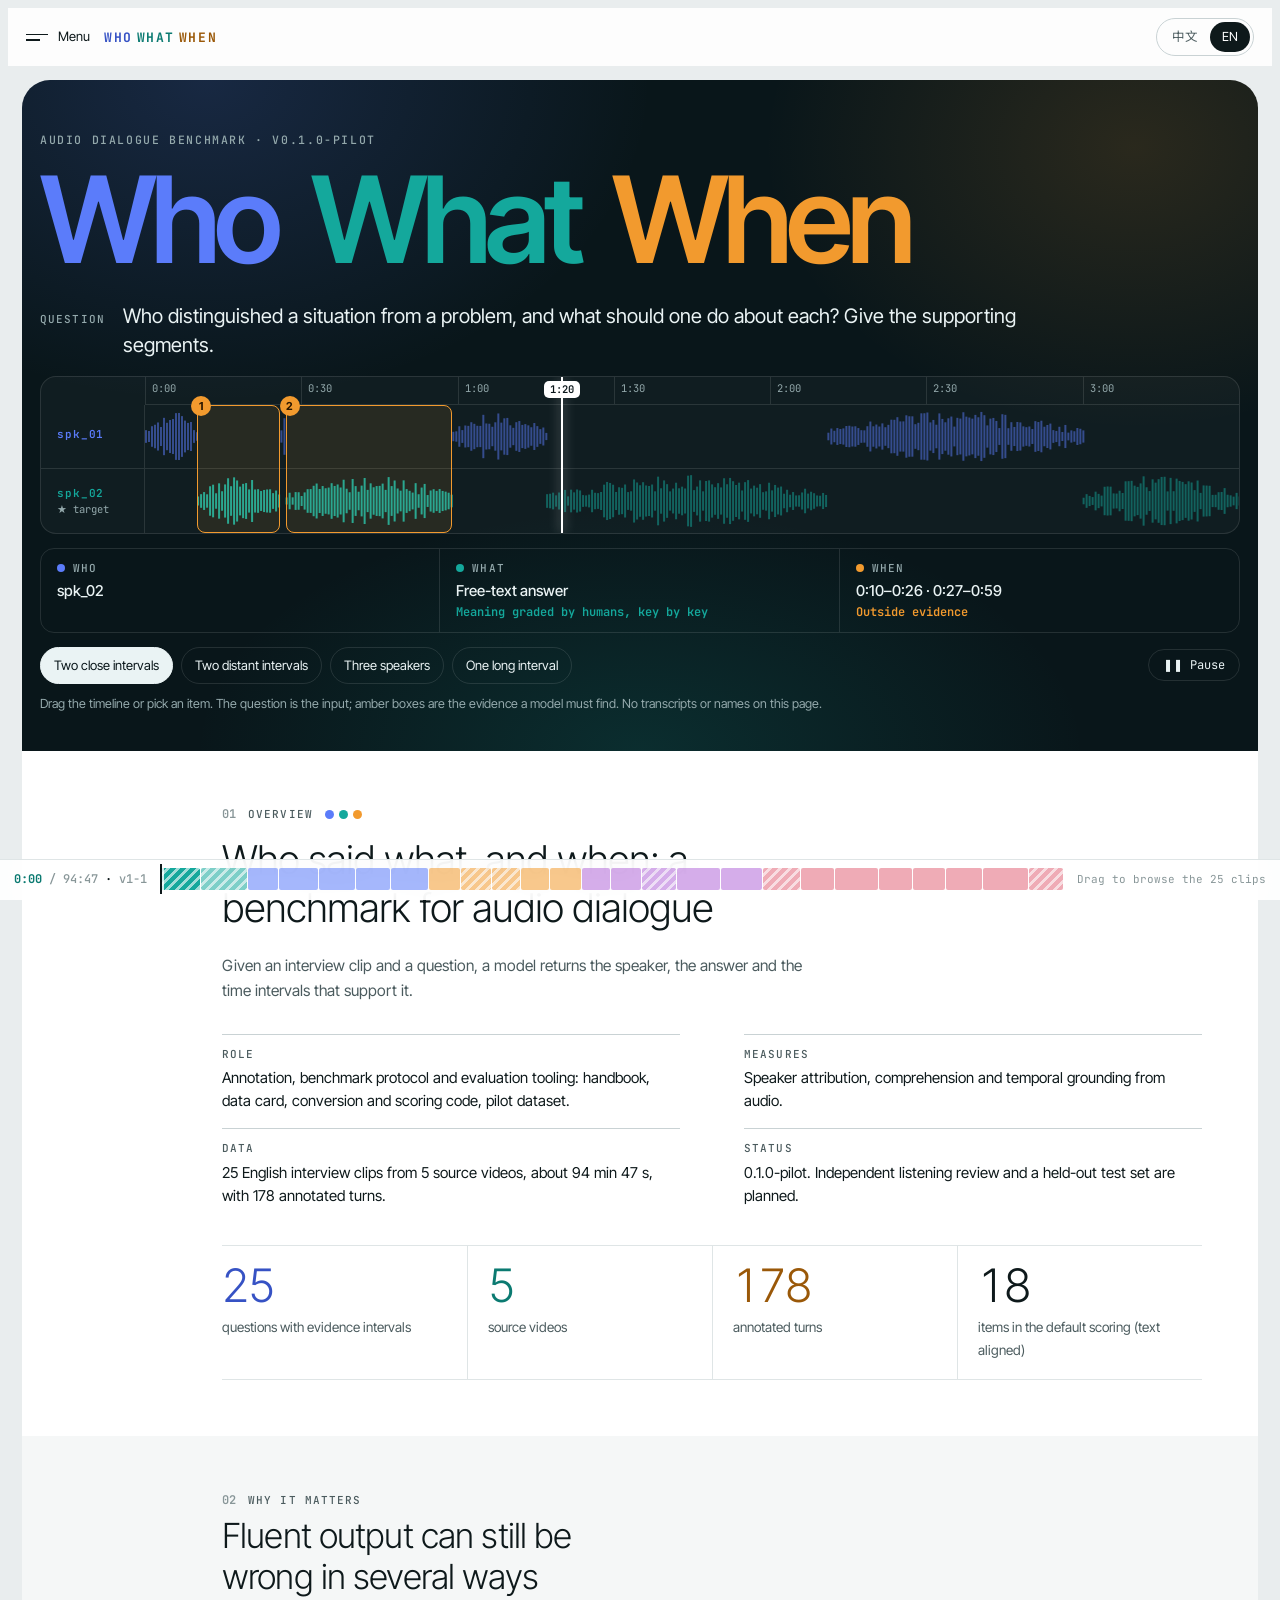
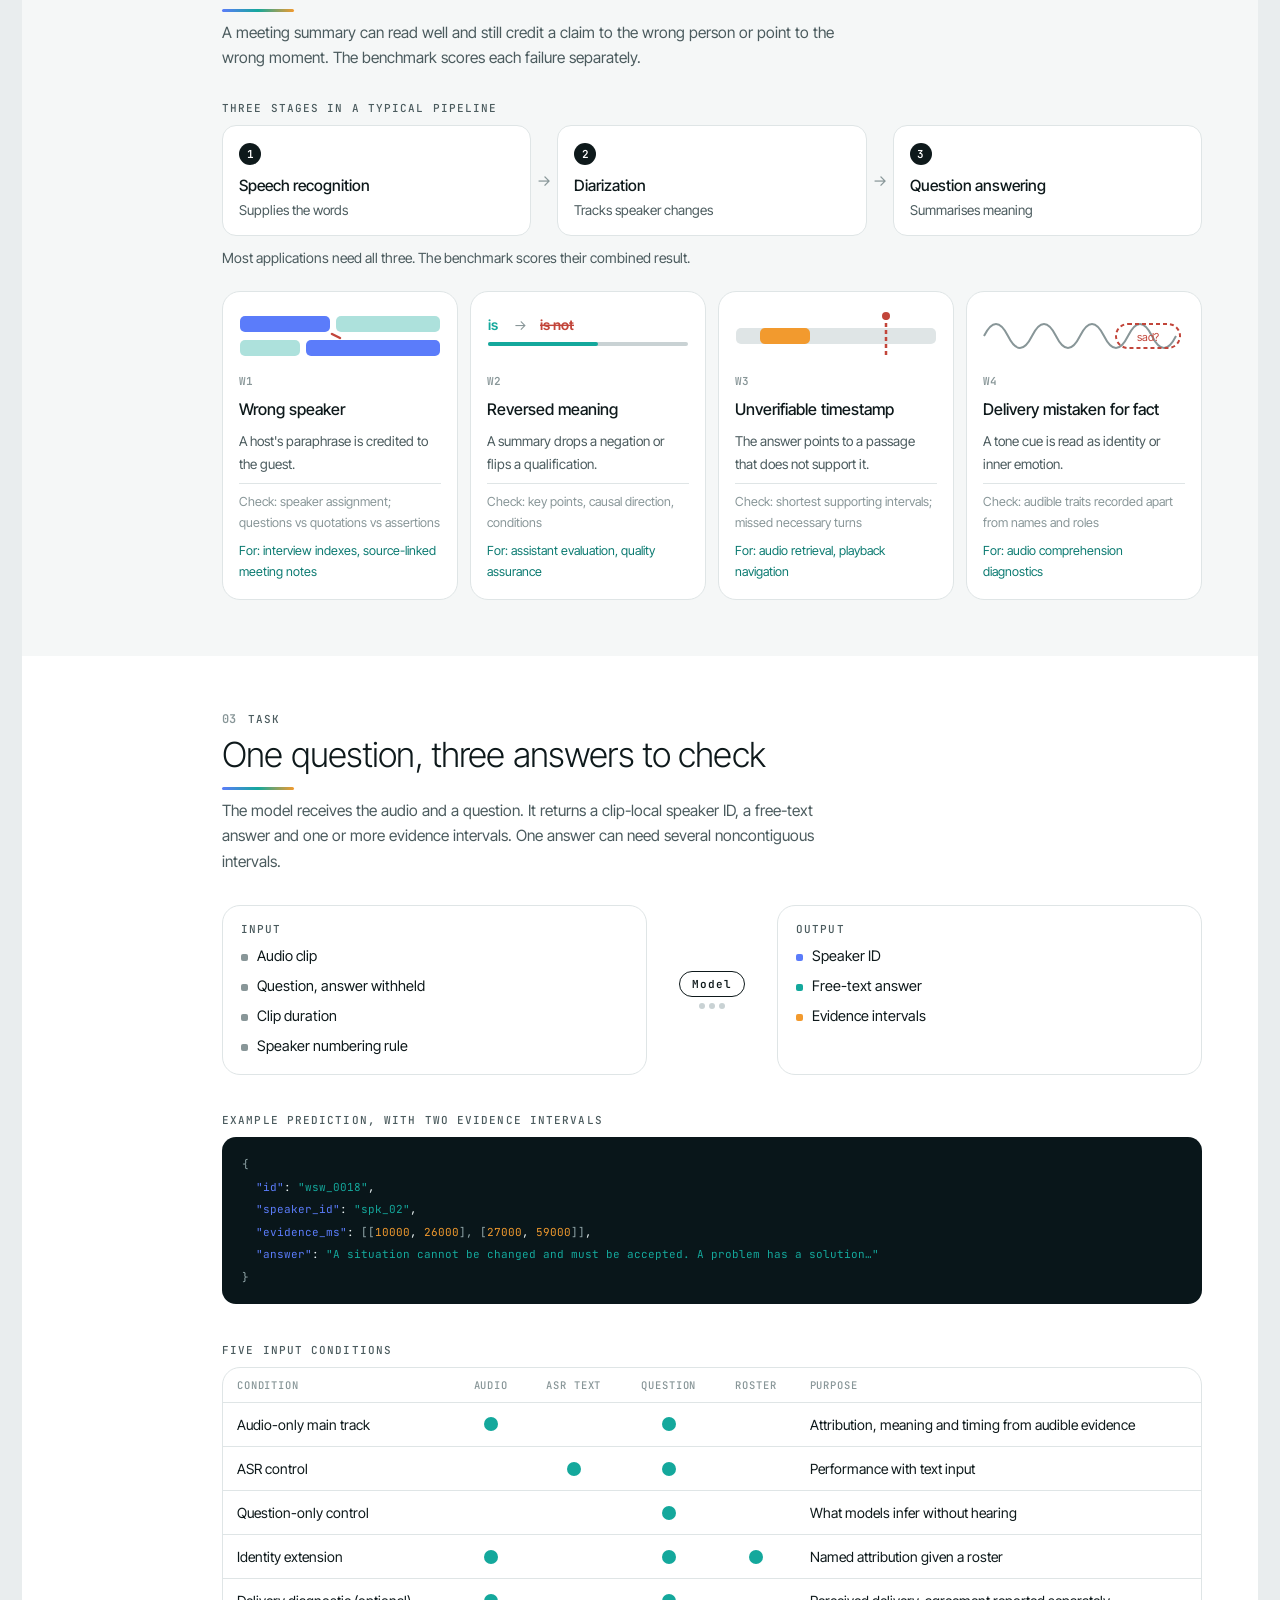
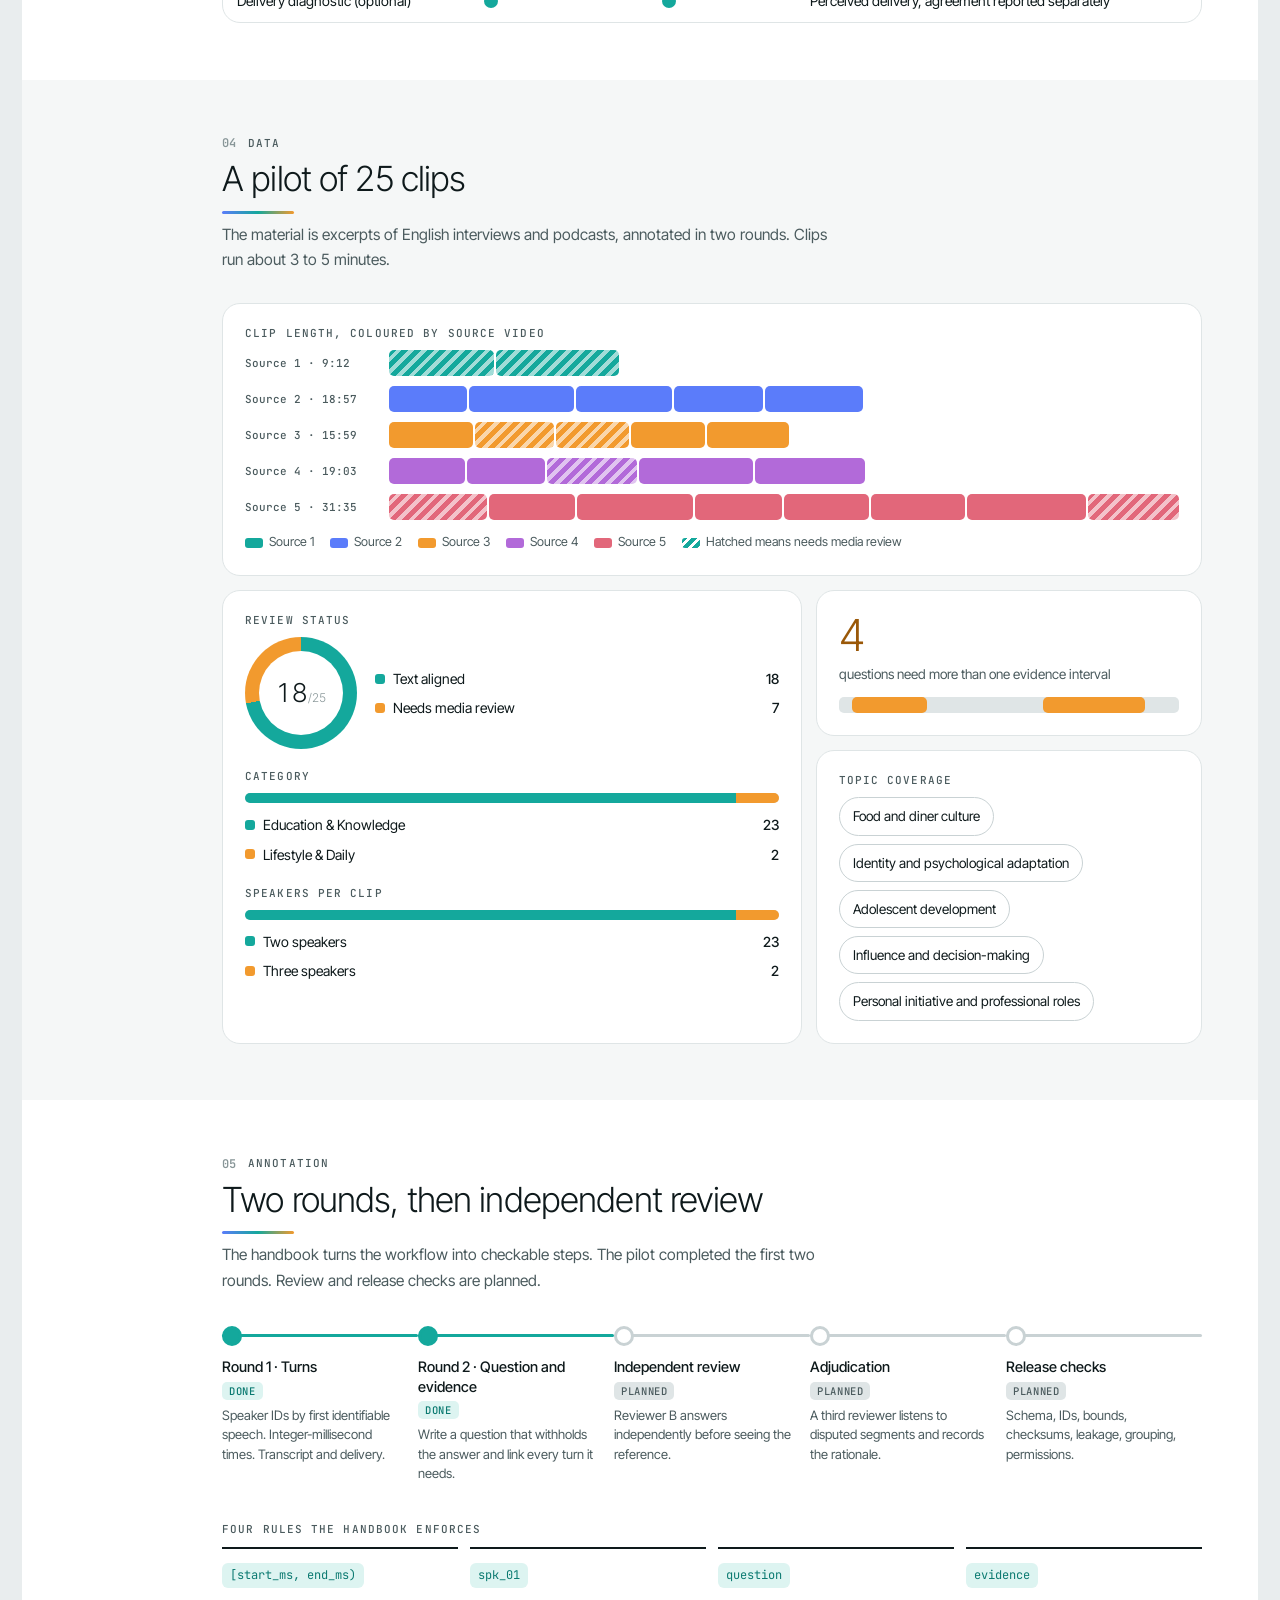
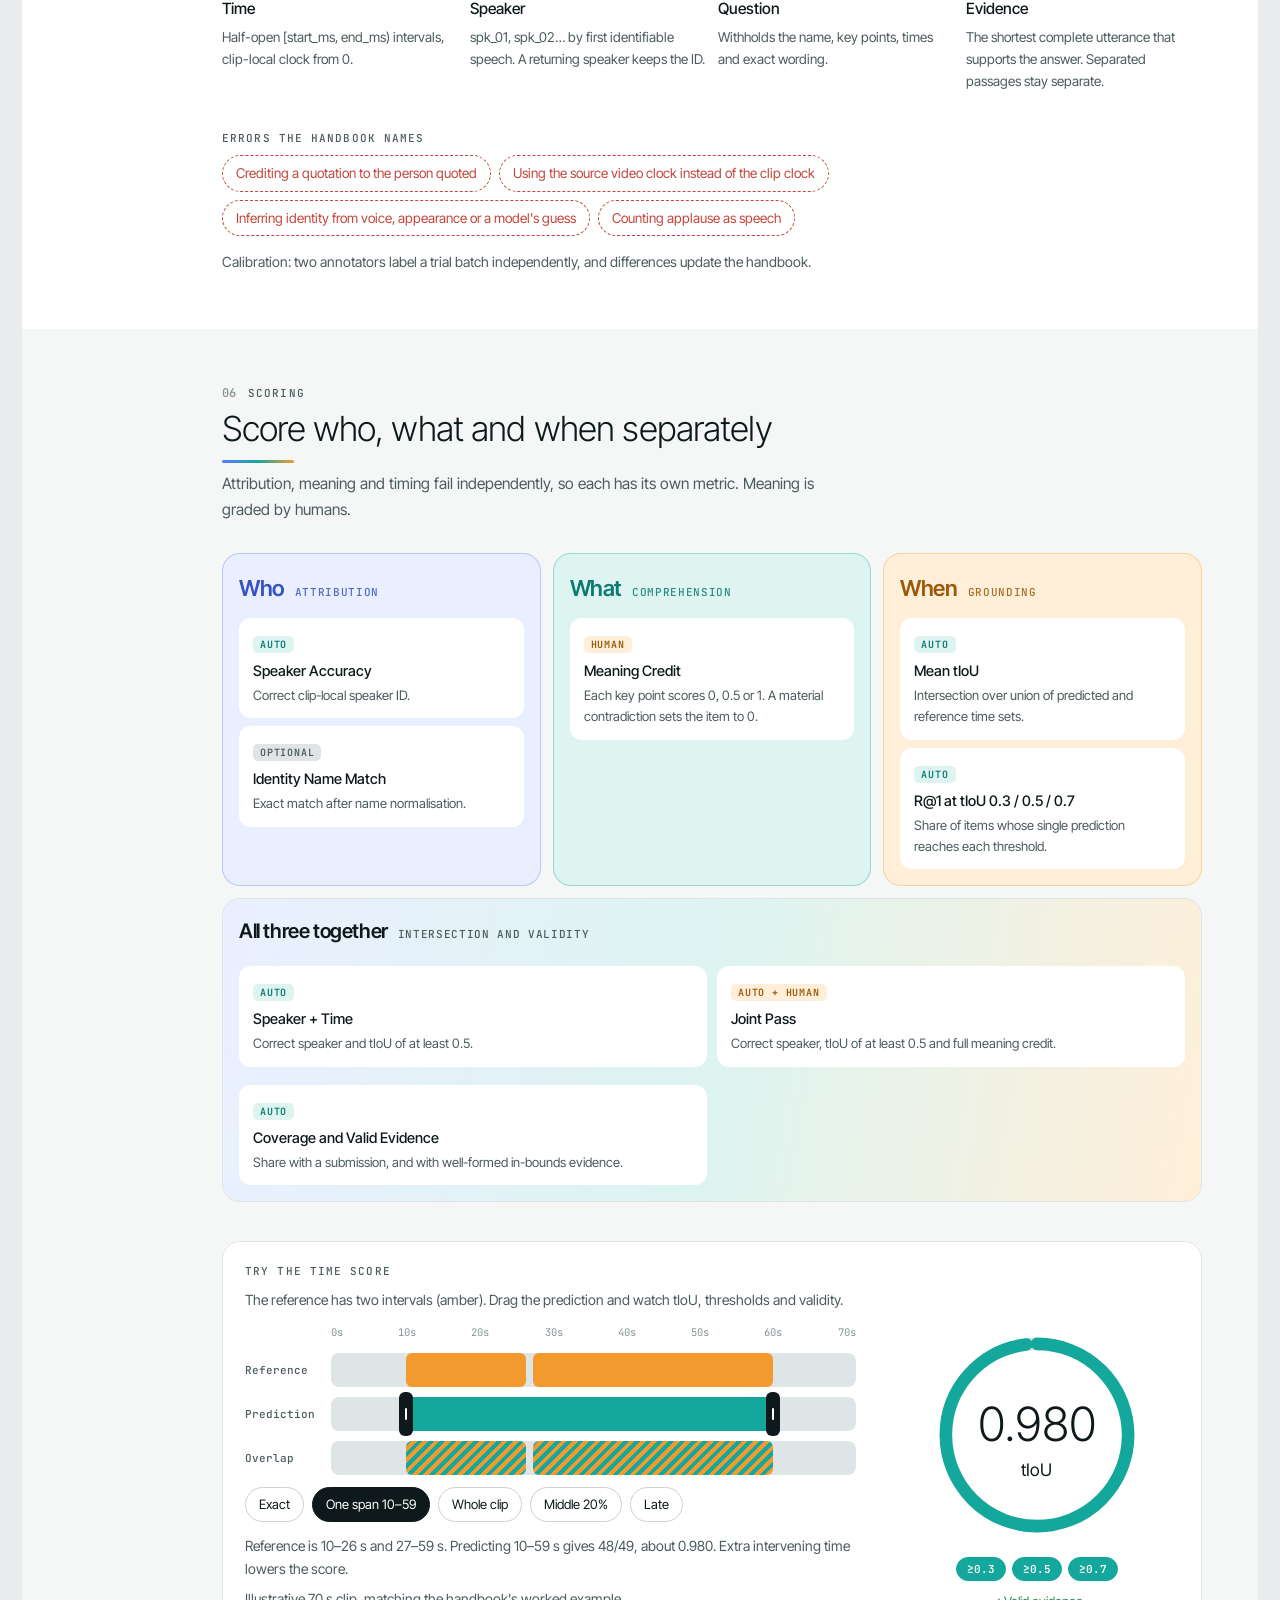
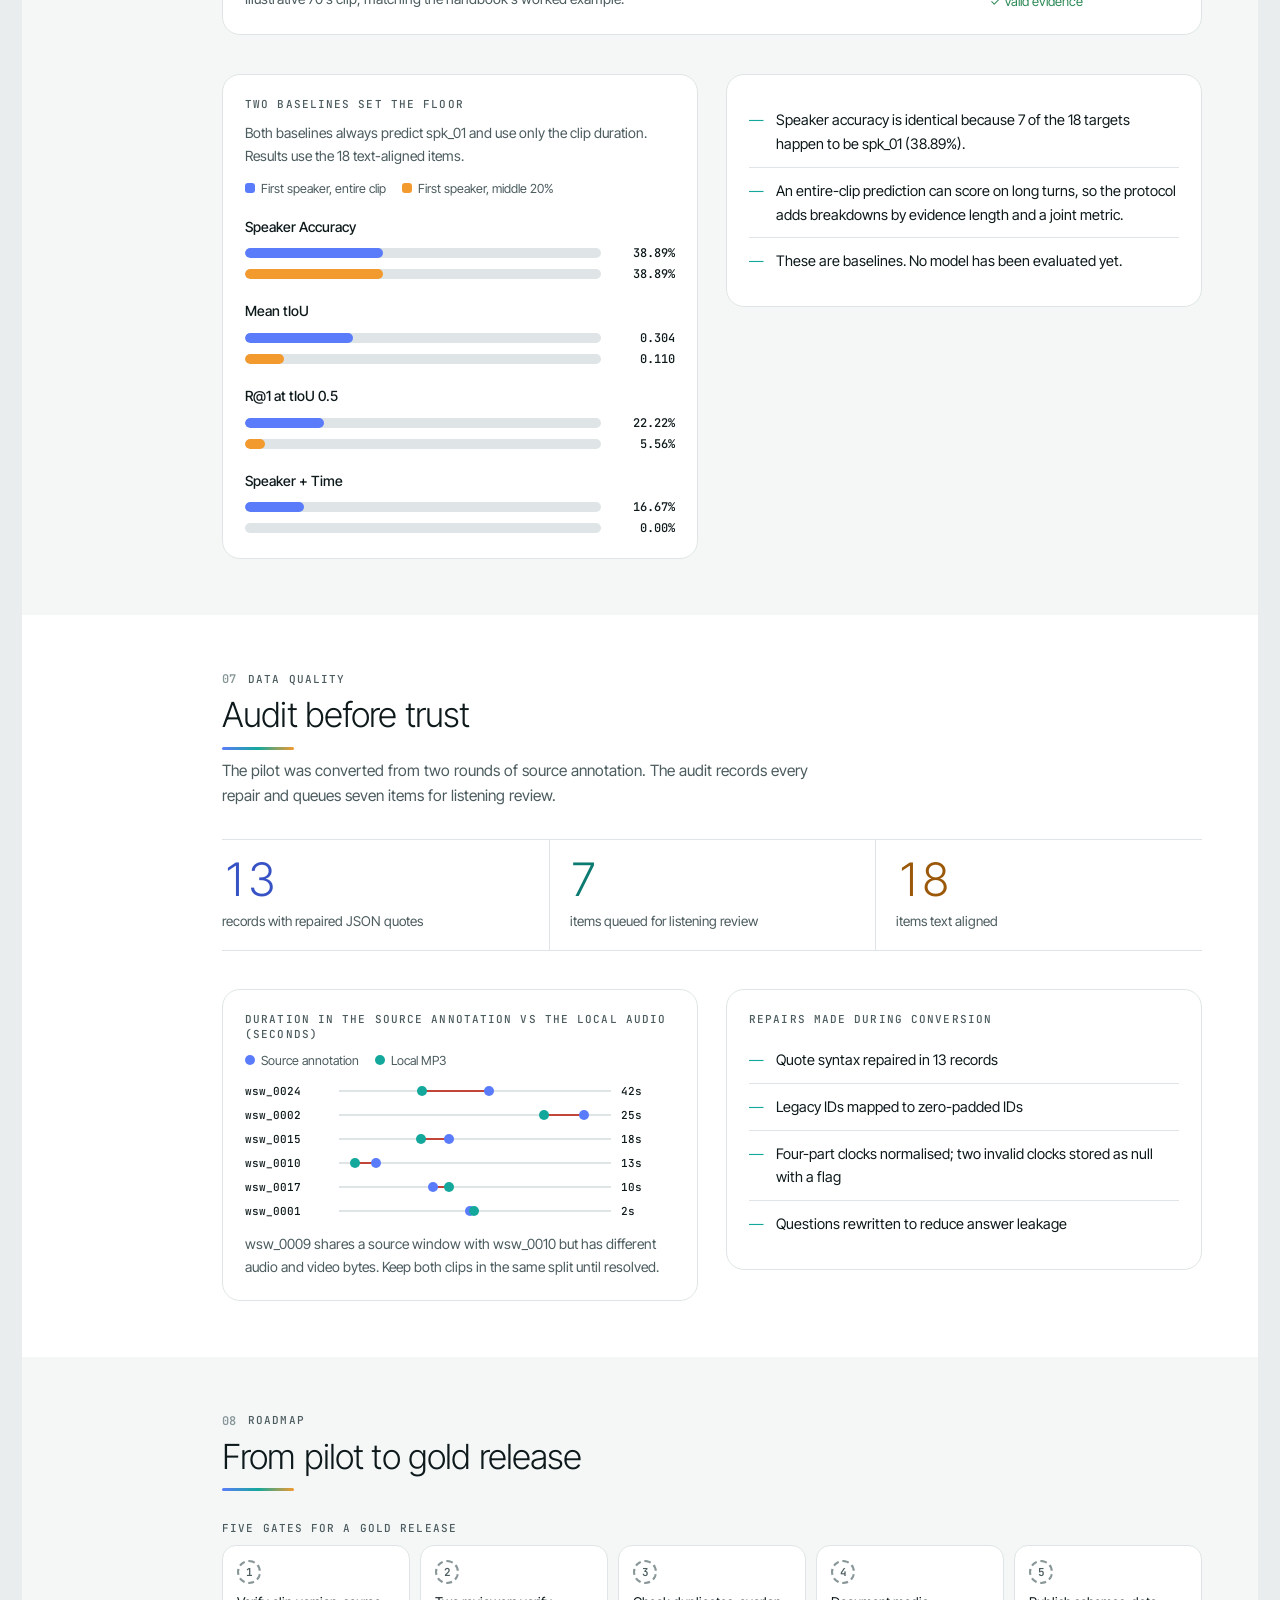
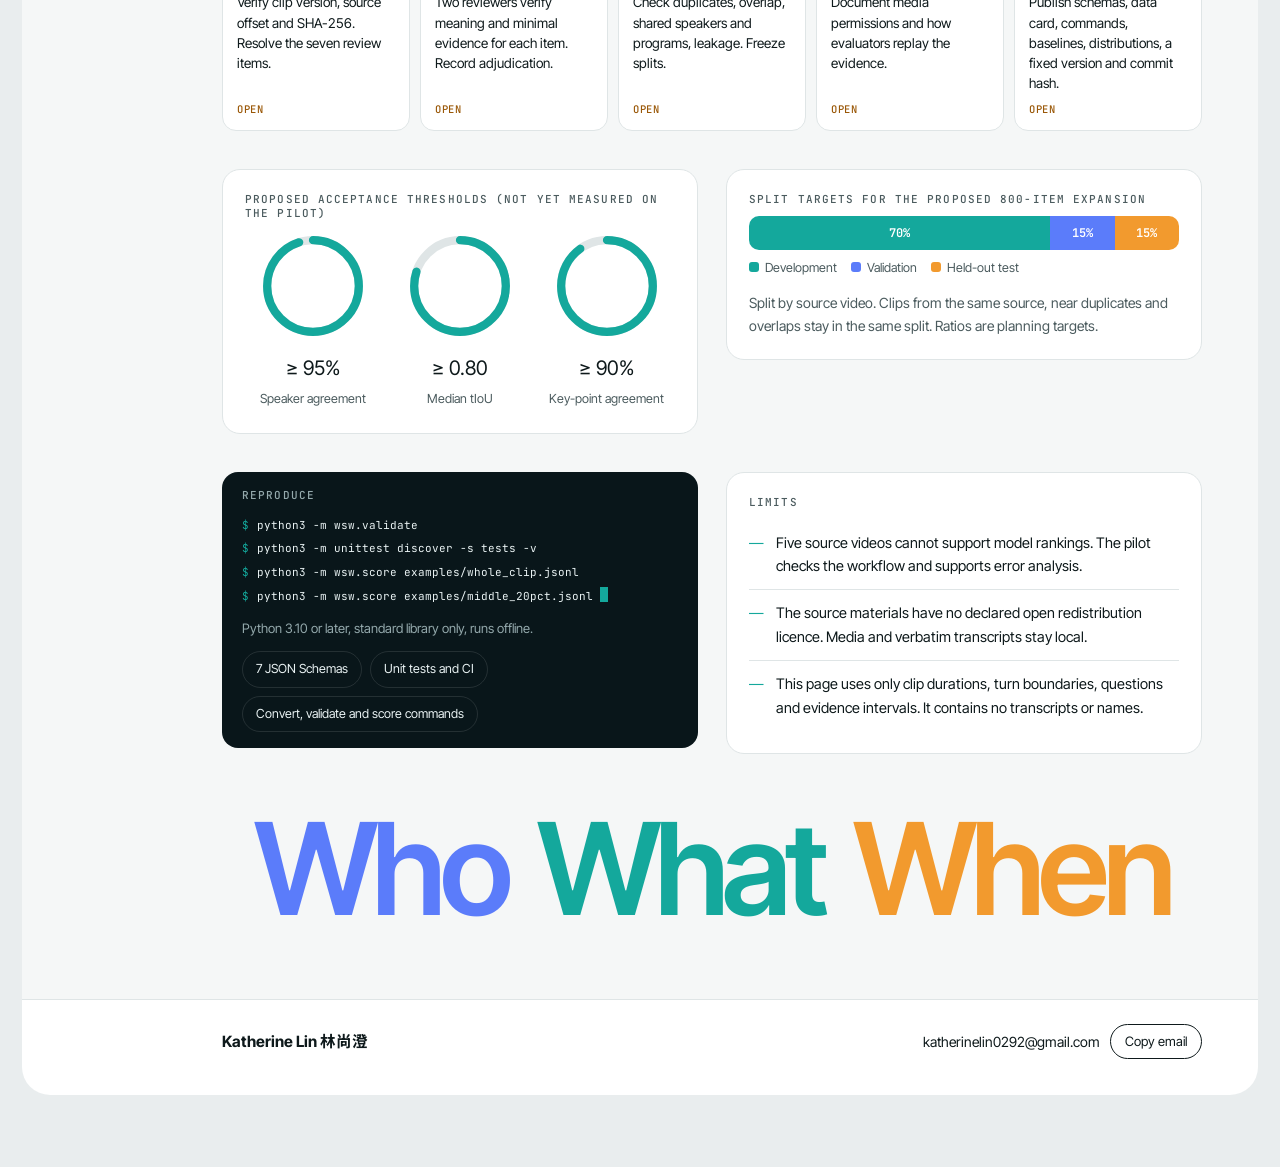
<file: who-said-what-when/index.html>
<!doctype html><html lang="zh-CN" class="zh"><head><meta charset="utf-8"><meta name="viewport" content="width=device-width,initial-scale=1,viewport-fit=cover"><title>Who Said What When</title>
<link rel="preconnect" href="https://fonts.googleapis.com"><link rel="stylesheet" href="https://fonts.googleapis.com/css2?family=Inter+Tight:wght@300;400;500;600&family=JetBrains+Mono:wght@400;500;600&family=Noto+Sans+SC:wght@300;400;500&display=swap">
<style>/* Layout: a paper sheet with a fixed chapter rail and a corpus dock. Three colours carry the whole system: Who (blue), What (teal), When (amber). The hero is an audio-annotation studio. */
:root{
  --bg:#E9EDEE; --paper:#FFFFFF; --paper-2:#F5F7F7; --ink:#0E191B; --ink-2:#4B5B5E; --ink-3:#889698; --line:#DFE5E6; --line-2:#C9D2D4;
  --who:#5B7CFA; --what:#14A89C; --when:#F29A2E;
  --who-s:#EAEFFF; --what-s:#DDF4F1; --when-s:#FFEFD9;
  --who-i:#3652C4; --what-i:#0B7A71; --when-i:#9A5808;
  --studio:#09161A; --studio-2:#0F2227; --studio-ink:#EAF3F4; --studio-ink-2:#94A9AC; --studio-line:rgba(255,255,255,.11);
  --ok:#2E8B57; --bad:#C2453A;
  --f:"Inter Tight","Noto Sans SC",-apple-system,"PingFang SC","Helvetica Neue",Arial,sans-serif;
  --m:"JetBrains Mono",ui-monospace,"SF Mono",Menlo,Consolas,monospace;
  --ease:cubic-bezier(.22,.8,.2,1); --r:18px; --wrap:1180px;
}
@media (prefers-color-scheme:dark){:root:not([data-theme="light"]){
  --bg:#050A0B; --paper:#0D1618; --paper-2:#121D20; --ink:#EAF2F3; --ink-2:#A3B4B7; --ink-3:#6B7C80; --line:#1F2C2F; --line-2:#2F4145;
  --who:#7C97FF; --what:#2BC7BA; --when:#F6AE55; --who-s:#161D3A; --what-s:#0F2B29; --when-s:#2E2112;
  --who-i:#A9BAFF; --what-i:#6FE0D5; --when-i:#FFC882; --studio:#050D10; --studio-2:#0B181C; --ok:#6CC08D; --bad:#F0806F; color-scheme:dark}}
:root[data-theme="dark"]{
  --bg:#050A0B; --paper:#0D1618; --paper-2:#121D20; --ink:#EAF2F3; --ink-2:#A3B4B7; --ink-3:#6B7C80; --line:#1F2C2F; --line-2:#2F4145;
  --who:#7C97FF; --what:#2BC7BA; --when:#F6AE55; --who-s:#161D3A; --what-s:#0F2B29; --when-s:#2E2112;
  --who-i:#A9BAFF; --what-i:#6FE0D5; --when-i:#FFC882; --studio:#050D10; --studio-2:#0B181C; --ok:#6CC08D; --bad:#F0806F; color-scheme:dark}

*{box-sizing:border-box}
html{-webkit-text-size-adjust:100%;scroll-behavior:smooth}
body{background:var(--bg);color:var(--ink);font-family:var(--f);font-size:15.5px;line-height:1.65;-webkit-font-smoothing:antialiased;overflow-x:hidden;padding-bottom:64px}
body::before{content:"";position:fixed;inset:0 0 auto;height:env(safe-area-inset-top,0px);z-index:90;background:var(--paper)}
img,video,canvas,svg{max-width:100%}
button{font:inherit;color:inherit;cursor:pointer;background:none;border:0;padding:0}
a{color:inherit}
:focus-visible{outline:2px solid var(--what);outline-offset:3px;border-radius:6px}
h1,h2,h3,h4,p,ul,ol,figure,dl{margin:0}
h1,h2,h3{font-weight:300;letter-spacing:-.025em;text-wrap:balance}
html.zh h1,html.zh h2,html.zh h3{font-weight:400;letter-spacing:-.005em;word-break:keep-all;overflow-wrap:anywhere}
.lbl{display:block;font:500 11px/1.3 var(--m);letter-spacing:.1em;text-transform:uppercase;color:var(--ink-2)}
html.zh .lbl{letter-spacing:.06em}
.muted{color:var(--ink-2)}.small{font-size:14px}
.num{font-variant-numeric:tabular-nums}
code,.mono{font-family:var(--m);font-size:.88em}

.sheet{margin:0 auto;background:var(--paper);max-width:1480px;border-radius:0 0 28px 28px;overflow:clip;position:relative}
@media (min-width:900px){.sheet{margin:14px 14px 0;border-radius:28px;max-width:none}}
.wrap{max-width:var(--wrap);margin:0 auto;padding-left:max(18px,env(safe-area-inset-left,0px));padding-right:max(18px,env(safe-area-inset-right,0px))}
@media (min-width:1280px){.wrap{padding-left:200px;padding-right:56px;max-width:1440px}}

/* top bar */
.top{position:sticky;top:env(safe-area-inset-top,0px);z-index:70;background:color-mix(in srgb,var(--paper) 88%,transparent);backdrop-filter:blur(16px);-webkit-backdrop-filter:blur(16px)}
.top .in{display:flex;align-items:center;gap:14px;height:58px;padding-left:max(18px,env(safe-area-inset-left,0px));padding-right:max(18px,env(safe-area-inset-right,0px))}
.word{display:inline-flex;gap:.5ch;font:600 13px/1 var(--m);letter-spacing:.12em;text-decoration:none}
.word b:nth-child(1){color:var(--who-i)}.word b:nth-child(2){color:var(--what-i)}.word b:nth-child(3){color:var(--when-i)}
.menu-btn{display:flex;align-items:center;gap:10px;font-size:13px}
.menu-btn i{display:grid;gap:4px;width:22px}.menu-btn i b{height:1.5px;background:currentColor;display:block}.menu-btn i b:last-child{width:14px}
.top .sp{flex:1}
.langs{display:flex;border:1px solid var(--line-2);border-radius:99px;padding:3px}
.langs button{padding:5px 12px;border-radius:99px;font-size:12.5px;color:var(--ink-2)}
.langs button[aria-pressed="true"]{background:var(--ink);color:var(--paper)}
.prog{position:absolute;left:0;bottom:0;height:2px;width:100%;background:linear-gradient(90deg,var(--who),var(--what),var(--when));transform-origin:0 50%;transform:scaleX(var(--p,0))}

/* rail */
.rail{position:fixed;left:30px;top:50%;transform:translateY(-50%);z-index:60;display:none;transition:opacity .4s var(--ease)}
@media (min-width:1280px){.rail{display:block}}
.rail ol{list-style:none;margin:0;padding:14px 46px 14px 16px;display:grid;gap:7px;border-left:1px solid var(--line-2);position:relative;perspective:520px}
.rail li{transform-origin:0 50%;transition:transform .28s var(--ease),opacity .28s;will-change:transform}
.rail li button{font-size:12px;color:var(--ink-3);transition:color .3s;text-align:left;padding:1px 0}
.rail li button:hover{color:var(--ink)}
.rail li.on button{color:var(--ink);font-weight:500}
.rail .dot{position:absolute;left:-5px;top:0;width:9px;height:9px;border-radius:50%;background:var(--what);box-shadow:0 0 0 4px color-mix(in srgb,var(--what) 25%,transparent);transition:transform .55s var(--ease)}
.rail.hot li button{color:var(--ink-2)}.rail.hot li.near button{color:var(--ink)}
.rail.away{opacity:0;pointer-events:none}

/* menu */
.menu{position:fixed;inset:0;z-index:95;background:color-mix(in srgb,var(--paper) 95%,transparent);backdrop-filter:blur(18px);-webkit-backdrop-filter:blur(18px);padding:max(22px,env(safe-area-inset-top,0px)) max(22px,env(safe-area-inset-right,0px)) 22px max(22px,env(safe-area-inset-left,0px));display:flex;flex-direction:column;clip-path:circle(0% at 60px 32px);transition:clip-path .7s var(--ease);visibility:hidden;overflow:auto}
.menu.open{clip-path:circle(150% at 60px 32px);visibility:visible}
.menu .mh{display:flex;justify-content:space-between;align-items:center;height:40px}
.menu .mh button{border:1px solid var(--line-2);border-radius:99px;padding:6px 14px;font-size:13px}
.menu ol{list-style:none;margin:30px 0 auto;padding:0;display:grid;gap:2px;max-width:560px}
.menu li button{display:flex;align-items:baseline;gap:16px;font-size:clamp(18px,2vw,24px);color:var(--ink-2);padding:6px 0;text-align:left}
.menu li button small{color:var(--ink-3);font:12px var(--m);min-width:24px}
.menu li button:hover{color:var(--what-i)}

/* ---------------- hero: the annotation studio ---------------- */
.studio{background:var(--studio);color:var(--studio-ink);position:relative;overflow:hidden;border-radius:0}
.studio::before{content:"";position:absolute;inset:0;background:radial-gradient(60% 80% at 15% 0%,rgba(91,124,250,.18),transparent 60%),radial-gradient(50% 70% at 90% 10%,rgba(242,154,46,.14),transparent 60%),radial-gradient(60% 60% at 50% 100%,rgba(20,168,156,.16),transparent 60%);pointer-events:none}
.st-wrap{position:relative;max-width:1280px;margin:0 auto;padding:clamp(26px,3.6vw,48px) max(18px,env(safe-area-inset-left,0px)) clamp(22px,3vw,36px)}
.st-k{font:500 11.5px/1 var(--m);letter-spacing:.14em;text-transform:uppercase;color:var(--studio-ink-2)}
.st-title{font-size:clamp(46px,9.4vw,132px);line-height:.92;font-weight:600;letter-spacing:-.05em;margin:12px 0 clamp(16px,2.4vw,28px);display:flex;flex-wrap:wrap;gap:0 .28em}
html.zh .st-title{font-weight:500;letter-spacing:-.02em;font-size:clamp(40px,7.6vw,104px)}
.st-title .w1{color:var(--who)}.st-title .w2{color:var(--what)}.st-title .w3{color:var(--when)}
.st-q{display:grid;grid-template-columns:auto minmax(0,1fr);gap:12px 18px;align-items:baseline;margin-bottom:16px;max-width:1000px}
.st-q p{font-size:clamp(16px,1.6vw,20px);line-height:1.45;min-height:2.9em}
.daw{position:relative;border:1px solid var(--studio-line);border-radius:16px;background:rgba(255,255,255,.03);padding:0 0 0 0;overflow:hidden;user-select:none;touch-action:pan-y;cursor:ew-resize}
.daw-ruler{position:relative;height:28px;margin-left:104px;border-bottom:1px solid var(--studio-line)}
.daw-ruler i{position:absolute;top:0;bottom:0;border-left:1px solid var(--studio-line)}
.daw-ruler i::after{content:attr(data-t);position:absolute;left:6px;top:6px;font:10.5px/1 var(--m);color:var(--studio-ink-2)}
.lane{display:grid;grid-template-columns:104px minmax(0,1fr);height:64px;border-bottom:1px solid var(--studio-line);position:relative}
.lane:last-of-type{border-bottom:0}
.lane .lh{display:flex;flex-direction:column;justify-content:center;padding-left:16px;border-right:1px solid var(--studio-line)}
.lane .lh b{font:600 11px/1 var(--m);letter-spacing:.08em}
.lane .lh small{font:10.5px/1 var(--m);color:var(--studio-ink-2);margin-top:5px}
.lane .lt{position:relative}
.lane canvas{position:absolute;inset:0;width:100%;height:100%}
.ev-layer{position:absolute;left:104px;right:0;top:28px;bottom:0;pointer-events:none}
.ev{position:absolute;top:0;bottom:0;border:1.5px solid var(--when);border-radius:8px;background:rgba(242,154,46,.1);transition:background .25s,box-shadow .25s}
.ev.on{background:rgba(242,154,46,.26);box-shadow:0 0 0 3px rgba(242,154,46,.25)}
.ev b{position:absolute;left:-1px;top:-1px;transform:translate(-30%,-45%);width:20px;height:20px;border-radius:50%;background:var(--when);color:#2a1700;font:700 11px/20px var(--f);text-align:center}
.playhead{position:absolute;top:0;bottom:0;left:104px;width:0;pointer-events:none}
.playhead i{position:absolute;left:0;top:0;bottom:0;width:2px;margin-left:-1px;background:#fff;box-shadow:0 0 12px rgba(255,255,255,.6)}
.playhead b{position:absolute;left:0;top:4px;transform:translateX(-50%);background:#fff;color:#0a161a;font:600 10.5px/1 var(--m);padding:3px 6px;border-radius:5px;white-space:nowrap}
.st-res{display:grid;grid-template-columns:repeat(3,minmax(0,1fr));gap:0;margin-top:14px;border:1px solid var(--studio-line);border-radius:14px;overflow:hidden}
.st-res>div{padding:12px 16px;border-right:1px solid var(--studio-line);min-width:0}
.st-res>div:last-child{border-right:0}
.st-res .lbl{color:var(--studio-ink-2);margin-bottom:4px;display:flex;align-items:center;gap:8px}
.st-res .lbl::before{content:"";width:8px;height:8px;border-radius:50%;background:var(--c)}
.st-res b{font:500 15px/1.4 var(--f);display:block}
.st-res .rw{--c:var(--who)}.st-res .rn{--c:var(--what)}.st-res .rh{--c:var(--when)}
.st-res .live{color:var(--c);font:600 12px var(--m);margin-top:3px;display:block;min-height:1.2em}
.st-ctl{display:flex;gap:10px;align-items:center;flex-wrap:wrap;margin-top:14px}
.st-chips{display:flex;gap:8px;flex-wrap:wrap;flex:1}
.st-chips button{border:1px solid var(--studio-line);border-radius:99px;padding:7px 13px;font-size:13px;color:var(--studio-ink)}
.st-chips button[aria-pressed="true"]{background:var(--studio-ink);color:var(--studio);border-color:var(--studio-ink)}
.st-play{border:1px solid var(--studio-line);border-radius:99px;padding:7px 14px;font:12px var(--m);color:var(--studio-ink)}
.st-hint{font-size:12.5px;color:var(--studio-ink-2);margin-top:10px}

/* ---------------- chapters ---------------- */
section.ch{position:relative;padding-block:clamp(36px,4.4vw,64px)}
section.ch.alt{background:var(--paper-2)}
.head{display:grid;gap:8px;margin-bottom:clamp(18px,2.4vw,30px)}
.head .row{display:flex;align-items:center;gap:12px;flex-wrap:wrap}
.head .no{font:600 12px/1 var(--m);color:var(--ink-3)}
.wtag{display:inline-flex;gap:5px}
.wtag i{width:9px;height:9px;border-radius:50%;background:var(--line-2)}
.wtag i.who.on{background:var(--who)}.wtag i.what.on{background:var(--what)}.wtag i.when.on{background:var(--when)}
.head h2{font-size:clamp(24px,2.7vw,36px);line-height:1.2;max-width:28ch;position:relative;padding-bottom:14px}
html.zh .head h2{line-height:1.36;max-width:24em;font-size:clamp(22px,2.4vw,31px)}
.head h2::after{content:"";position:absolute;left:0;bottom:0;height:3px;width:72px;border-radius:2px;background:linear-gradient(90deg,var(--who),var(--what),var(--when));transform-origin:0 50%}
.js .head h2::after{transform:scaleX(0);transition:transform 1s var(--ease)}
.js .head.in h2::after{transform:scaleX(1)}
.head .lede{font-size:15.5px;color:var(--ink-2);max-width:68ch}
.blk{margin-top:clamp(24px,3vw,40px)}
.g2{display:grid;grid-template-columns:repeat(2,minmax(0,1fr));gap:clamp(14px,2.2vw,28px)}
.g2>*{min-width:0}
.card{background:var(--paper);border:1px solid var(--line);border-radius:var(--r);padding:clamp(16px,1.8vw,22px);min-width:0}
.alt .card{background:var(--paper)}
.k{margin-bottom:10px}
.sub{font-size:clamp(16px,1.3vw,18px);color:var(--ink-2);max-width:56ch}

/* intro */
.intro{padding-top:clamp(28px,3.4vw,48px)}
.intro h1{font-size:clamp(26px,3.1vw,42px);font-weight:400;line-height:1.2;letter-spacing:-.025em;margin:8px 0 12px;max-width:24em}
html.en .intro h1{font-weight:300}
.meta2{display:grid;grid-template-columns:repeat(2,minmax(0,1fr));gap:0 clamp(24px,5vw,72px);margin-top:20px}
.meta2>div{border-top:1px solid var(--line-2);padding:12px 0 16px;min-width:0}
.meta2 .lbl{margin-bottom:5px}
.meta2 p{font-size:15px;line-height:1.55}
.stats{display:grid;grid-template-columns:repeat(4,minmax(0,1fr));border-top:1px solid var(--line);margin-top:22px}
.stats>div{padding:16px 16px 18px 0;border-bottom:1px solid var(--line);min-width:0}
.stats>div:not(:nth-child(4n+1)){padding-left:20px;border-left:1px solid var(--line)}
.stats b{display:block;font-size:clamp(34px,3.6vw,50px);font-weight:300;line-height:1;letter-spacing:-.04em;font-variant-numeric:tabular-nums}
.stats>div:nth-child(1) b{color:var(--who-i)}.stats>div:nth-child(2) b{color:var(--what-i)}.stats>div:nth-child(3) b{color:var(--when-i)}
.stats p{margin-top:8px;font-size:13.5px;color:var(--ink-2);max-width:26ch}

/* why: pipeline + failure diagrams */
.pipe{display:grid;grid-template-columns:1fr 26px 1fr 26px 1fr;align-items:stretch;gap:0}
.pipe .fn{border:1px solid var(--line);border-radius:14px;padding:14px 16px;background:var(--paper)}
.pipe .fn i{display:inline-grid;place-items:center;width:22px;height:22px;border-radius:50%;background:var(--ink);color:var(--paper);font:600 11px var(--m);font-style:normal;margin-bottom:8px}
.pipe .fn b{display:block;font-weight:500}
.pipe .fn p{font-size:13.5px;color:var(--ink-2)}
.pipe .fa{align-self:center;text-align:center;color:var(--ink-3);font-style:normal}
.fcards{display:grid;grid-template-columns:repeat(4,minmax(0,1fr));gap:12px}
.fc{border:1px solid var(--line);border-radius:var(--r);padding:16px;background:var(--paper);display:flex;flex-direction:column;gap:8px;min-width:0;transition:transform .35s var(--ease),border-color .3s}
.fc:hover{transform:translateY(-3px)}
.fc:nth-child(1):hover{border-color:var(--who)}.fc:nth-child(2):hover{border-color:var(--what)}.fc:nth-child(3):hover{border-color:var(--when)}.fc:nth-child(4):hover{border-color:var(--ink-3)}
.fc svg{width:100%;height:56px;display:block;margin-bottom:2px}
.fc .fi{font:600 11px var(--m);color:var(--ink-3)}
.fc h3{font-size:16px;font-weight:500;letter-spacing:0}
.fc p{font-size:13.5px;color:var(--ink-2)}
.fc small{display:block;padding-top:8px;border-top:1px solid var(--line);font-size:12.5px;color:var(--ink-3)}
.fc em{font-style:normal;font-size:12.5px;color:var(--what-i)}

/* task */
.io{display:grid;grid-template-columns:minmax(0,1fr) 130px minmax(0,1fr);gap:0;align-items:stretch}
.io-box{border:1px solid var(--line);border-radius:var(--r);padding:16px 18px;background:var(--paper)}
.io-box ul{list-style:none;margin:8px 0 0;padding:0;display:grid;gap:6px;font-size:14.5px}
.io-box ul li::before{content:"";display:inline-block;width:7px;height:7px;border-radius:2px;margin-right:9px;background:var(--ink-3)}
.io-box.out li:nth-child(1)::before{background:var(--who)}.io-box.out li:nth-child(2)::before{background:var(--what)}.io-box.out li:nth-child(3)::before{background:var(--when)}
.io-mid{display:flex;flex-direction:column;align-items:center;justify-content:center;gap:6px}
.io-mid b{font:600 11px var(--m);letter-spacing:.1em;border:1px solid var(--ink);border-radius:99px;padding:5px 12px}
.io-mid .wire{display:flex;gap:4px}.io-mid .wire i{width:6px;height:6px;border-radius:50%;background:var(--line-2);animation:blink 1.6s ease-in-out infinite}
.io-mid .wire i:nth-child(2){animation-delay:.2s}.io-mid .wire i:nth-child(3){animation-delay:.4s}
@keyframes blink{50%{background:var(--what)}}
pre.code{margin:0;background:var(--studio);color:var(--studio-ink);border-radius:14px;padding:16px 20px;overflow-x:auto;font:12.5px/1.8 var(--m)}
pre.code .c-k{color:var(--who)}pre.code .c-s{color:var(--what)}pre.code .c-n{color:var(--when)}pre.code .c-p{color:var(--studio-ink-2)}
.tw{overflow-x:auto;border:1px solid var(--line);border-radius:var(--r);background:var(--paper)}
table{border-collapse:collapse;width:100%;font-size:14px;min-width:620px}
th,td{text-align:left;vertical-align:middle;padding:10px 14px;border-bottom:1px solid var(--line)}
th{font:500 10.5px var(--m);letter-spacing:.08em;text-transform:uppercase;color:var(--ink-3);white-space:nowrap}
tr:last-child td{border-bottom:0}
td.y i{display:block;width:14px;height:14px;border-radius:50%;background:var(--what);margin:0 auto}
th:nth-child(n+2):nth-child(-n+5),td:nth-child(n+2):nth-child(-n+5){text-align:center}

/* data */
.gantt{display:grid;gap:10px}
.gr{display:grid;grid-template-columns:132px minmax(0,1fr);gap:12px;align-items:center}
.gr>span{font:500 11px var(--m);color:var(--ink-2)}
.gt{position:relative;height:26px;display:flex;gap:2px}
.gt i{display:block;height:100%;border-radius:5px;background:var(--c);position:relative;transition:transform .25s var(--ease),filter .25s}
.gt i.rev{background:repeating-linear-gradient(135deg,var(--c) 0 5px,color-mix(in srgb,var(--c) 40%,transparent) 5px 9px)}
.gt i:hover{transform:translateY(-3px);filter:brightness(1.1)}
.gleg{display:flex;gap:16px;flex-wrap:wrap;font-size:12.5px;color:var(--ink-2);margin-top:12px}
.gleg i{display:inline-block;width:18px;height:10px;border-radius:3px;margin-right:6px;vertical-align:middle;background:var(--what)}
.gleg i.h{background:repeating-linear-gradient(135deg,var(--what) 0 4px,transparent 4px 7px)}
.dgrid{display:grid;grid-template-columns:minmax(0,1.5fr) minmax(0,1fr);gap:14px;margin-top:14px}
.donut-wrap{display:flex;gap:18px;align-items:center;flex-wrap:wrap}
.donut{width:112px;height:112px;border-radius:50%;background:conic-gradient(var(--what) 0 72%,var(--when) 72% 100%);display:grid;place-items:center;position:relative}
.donut::after{content:"";position:absolute;inset:14px;border-radius:50%;background:var(--paper)}
.donut b{position:relative;z-index:1;font-size:26px;font-weight:300}.donut small{font-size:12px;color:var(--ink-3)}
.dl2{list-style:none;margin:0;padding:0;display:grid;gap:6px;font-size:14px;flex:1;min-width:150px}
.dl2 li{display:flex;align-items:center;gap:8px}.dl2 li b{margin-left:auto;font-weight:500}
.dl2 li i{width:10px;height:10px;border-radius:3px;background:var(--what)}.dl2 li i.d2{background:var(--when)}
.stack{display:flex;height:10px;border-radius:6px;overflow:hidden;margin:6px 0 10px;background:var(--line)}
.stack i{display:block;width:var(--w)}.stack .s1{background:var(--what)}.stack .s2{background:var(--when)}
.chips{display:flex;flex-wrap:wrap;gap:8px}
.chip{border:1px solid var(--line-2);border-radius:99px;padding:7px 13px;font-size:13.5px;background:var(--paper)}
.multi b{font-size:44px;font-weight:300;letter-spacing:-.04em;color:var(--when-i);display:block;line-height:1}
.multi p{font-size:13.5px;color:var(--ink-2);margin-top:6px}
.mini-ev{position:relative;height:16px;border-radius:5px;background:var(--line);margin-top:12px}
.mini-ev i{position:absolute;top:0;bottom:0;border-radius:5px;background:var(--when)}

/* annotation */
.tape{display:grid;grid-template-columns:repeat(5,minmax(0,1fr));gap:0;position:relative}
.tape>div{position:relative;padding:34px 14px 0 0;min-width:0}
.tape>div::before{content:"";position:absolute;left:0;right:0;top:11px;height:3px;background:var(--line-2);border-radius:2px}
.tape>div.done::before{background:var(--what)}
.tape>div i{position:absolute;left:0;top:3px;width:20px;height:20px;border-radius:50%;background:var(--paper);border:3px solid var(--line-2);z-index:1}
.tape>div.done i{border-color:var(--what);background:var(--what)}
.tape b{display:block;font-weight:500;font-size:14.5px;line-height:1.35}
.tape em{display:inline-block;font:500 10.5px var(--m);font-style:normal;letter-spacing:.06em;text-transform:uppercase;padding:2px 7px;border-radius:5px;margin:4px 0 6px;background:var(--line);color:var(--ink-2)}
.tape .done em{background:var(--what-s);color:var(--what-i)}
.tape p{font-size:13px;color:var(--ink-2);line-height:1.5}
.rules{display:grid;grid-template-columns:repeat(4,minmax(0,1fr));gap:12px}
.rules>div{border-top:2px solid var(--ink);padding-top:12px;min-width:0}
.rules code{display:inline-block;background:var(--what-s);color:var(--what-i);border-radius:6px;padding:3px 8px;font-size:12px}
.rules b{display:block;font-weight:500;margin:8px 0 4px}
.rules p{font-size:13.5px;color:var(--ink-2)}
.errs{display:flex;flex-wrap:wrap;gap:8px}
.errs span{border:1.5px dashed var(--bad);color:var(--bad);border-radius:99px;padding:6px 13px;font-size:13.5px}

/* scoring */
.wcols{display:grid;grid-template-columns:repeat(3,minmax(0,1fr));gap:12px}
.wc{border-radius:var(--r);padding:16px;background:var(--bgc);border:1px solid color-mix(in srgb,var(--cc) 35%,transparent);min-width:0}
.wc.who{--cc:var(--who);--bgc:var(--who-s);--ci:var(--who-i)}.wc.what{--cc:var(--what);--bgc:var(--what-s);--ci:var(--what-i)}.wc.when{--cc:var(--when);--bgc:var(--when-s);--ci:var(--when-i)}
.wc>.wh{display:flex;align-items:baseline;gap:10px;margin-bottom:12px;color:var(--ci)}
.wc>.wh b{font-size:22px;font-weight:600;letter-spacing:-.02em}
.wc>.wh span{font:500 11px var(--m);letter-spacing:.06em;text-transform:uppercase;opacity:.85}
.mc{background:var(--paper);border-radius:12px;padding:12px 14px;margin-top:8px}
.mc b{display:block;font-weight:500;font-size:14.5px}
.mc p{font-size:13px;color:var(--ink-2);margin-top:2px}
.mc .tg{display:inline-block;font:600 10px var(--m);letter-spacing:.08em;text-transform:uppercase;padding:2px 7px;border-radius:5px;margin-bottom:6px;background:var(--line);color:var(--ink-2)}
.mc .tg.h{background:var(--when-s);color:var(--when-i)}.mc .tg.a{background:var(--what-s);color:var(--what-i)}
.together{margin-top:12px;border-radius:var(--r);padding:16px;background:linear-gradient(100deg,var(--who-s),var(--what-s),var(--when-s));border:1px solid var(--line)}
.together>.wh{display:flex;align-items:baseline;gap:10px;margin-bottom:10px}
.together>.wh b{font-size:20px;font-weight:600;letter-spacing:-.02em}
.together>.wh span{font:500 11px var(--m);letter-spacing:.06em;text-transform:uppercase;color:var(--ink-2)}
.together .tgrid{display:grid;grid-template-columns:repeat(2,minmax(0,1fr));gap:10px}

/* lab */
.lab{display:grid;grid-template-columns:minmax(0,1.5fr) minmax(0,.7fr);gap:clamp(16px,3vw,40px);align-items:start}
.track{position:relative;display:grid;grid-template-columns:76px minmax(0,1fr);align-items:center;gap:10px;margin-bottom:10px}
.track>span{font:500 11px var(--m);color:var(--ink-2)}
.tbar{position:relative;height:34px;border-radius:8px;background:var(--line);touch-action:none}
.tbar i{position:absolute;top:0;bottom:0;border-radius:6px}
.tbar.ref i{background:var(--when)}
.tbar .pr{background:var(--what);cursor:grab}
.tbar.ov i{background:repeating-linear-gradient(135deg,var(--what) 0 4px,var(--when) 4px 8px)}
.tbar .pr.drag{cursor:grabbing}
.tbar .hd{position:absolute;top:-5px;bottom:-5px;width:14px;margin-left:-7px;border-radius:6px;background:var(--ink);cursor:ew-resize;z-index:2}
.tbar .hd::after{content:"";position:absolute;left:50%;top:50%;width:2px;height:12px;margin:-6px 0 0 -1px;background:var(--paper);border-radius:1px}
.tax{display:flex;justify-content:space-between;margin:0 0 14px 86px;font:10.5px var(--m);color:var(--ink-3)}
.presets{display:flex;flex-wrap:wrap;gap:8px;margin:12px 0}
.presets button{border:1px solid var(--line-2);border-radius:99px;padding:6px 13px;font-size:13px}
.presets button[aria-pressed="true"]{background:var(--ink);color:var(--paper);border-color:var(--ink)}
.ring{width:100%;max-width:220px;margin-inline:auto;display:block}
.ring circle{fill:none;stroke-width:8;stroke-linecap:round}
.ring .bg{stroke:var(--line)}
.ring .fg{stroke:var(--what);stroke-dasharray:0 999;transition:stroke-dasharray .35s var(--ease)}
.ring text{fill:var(--ink);font-family:var(--f)}
.thr{display:flex;flex-wrap:wrap;gap:6px;justify-content:center;margin-top:12px}
.thr span{font:600 11px var(--m);padding:4px 10px;border-radius:99px;border:1.5px solid var(--line-2);color:var(--ink-3);transition:all .25s}
.thr span.y{background:var(--what);border-color:var(--what);color:#fff}
.vld{text-align:center;margin-top:10px;font-size:13px;color:var(--ok)}.vld.bad{color:var(--bad)}
/* baselines */
.bl-g{display:grid;gap:16px}
.bl-r b{font-weight:500;font-size:14px}
.bl-r .pair{display:grid;gap:5px;margin-top:6px}
.bl-r .bar{display:grid;grid-template-columns:minmax(0,1fr) 64px;align-items:center;gap:10px}
.bl-r .tk{height:10px;border-radius:6px;background:var(--line);overflow:hidden}
.bl-r .tk i{display:block;height:100%;width:var(--w);border-radius:6px}
.bl-r .bar span{font:500 12px var(--m);text-align:right}
.bl-leg{display:flex;gap:16px;flex-wrap:wrap;font-size:12.5px;color:var(--ink-2);margin-bottom:14px}
.bl-leg i{display:inline-block;width:10px;height:10px;border-radius:3px;margin-right:6px}
.ethic{list-style:none;margin:0;padding:0;display:grid}
.ethic li{padding:11px 0;border-bottom:1px solid var(--line);display:flex;gap:12px;font-size:14.5px}
.ethic li:last-child{border-bottom:0}
.ethic li::before{content:"—";color:var(--what);flex:none}

/* quality */
.db{display:grid;gap:10px}
.dbr{display:grid;grid-template-columns:84px minmax(0,1fr) 54px;gap:10px;align-items:center;font:500 11px var(--m)}
.dbt{position:relative;height:14px}
.dbt::before{content:"";position:absolute;left:0;right:0;top:6px;height:2px;background:var(--line)}
.dbt .ln{position:absolute;top:6px;height:2px;background:var(--bad)}
.dbt .p{position:absolute;top:2px;width:10px;height:10px;margin-left:-5px;border-radius:50%}
.dbt .p.s{background:var(--who)}.dbt .p.m{background:var(--what)}
.db-leg{display:flex;gap:16px;font-size:12.5px;color:var(--ink-2);margin-bottom:12px}
.db-leg i{display:inline-block;width:10px;height:10px;border-radius:50%;margin-right:6px}

/* roadmap */
.gates{display:grid;grid-template-columns:repeat(5,minmax(0,1fr));gap:10px}
.gates>div{border:1px solid var(--line);border-radius:14px;padding:14px;background:var(--paper);display:flex;flex-direction:column;gap:8px;min-width:0}
.gates i{display:grid;place-items:center;width:24px;height:24px;border-radius:50%;border:2px dashed var(--ink-3);font:600 11px var(--m);font-style:normal;color:var(--ink-2)}
.gates p{font-size:13.5px;line-height:1.5;flex:1}
.gates em{font:500 10.5px var(--m);font-style:normal;letter-spacing:.06em;text-transform:uppercase;color:var(--when-i)}
.gauges{display:grid;grid-template-columns:repeat(3,minmax(0,1fr));gap:10px;text-align:center}
.gz svg{width:100%;max-width:110px}
.gz circle{fill:none;stroke-width:9;stroke-linecap:round}
.gz .bgc{stroke:var(--line)}.gz .tg{stroke:var(--what);stroke-dasharray:calc(var(--p)*314) 999;transform:rotate(-90deg);transform-origin:60px 60px}
.gz b{display:block;font-size:20px;font-weight:400;margin-top:4px}
.gz span{font-size:12.5px;color:var(--ink-2)}
.splitbar{display:flex;height:34px;border-radius:10px;overflow:hidden;margin:8px 0}
.splitbar i{display:grid;place-items:center;width:var(--w);color:#fff;font-style:normal}
.splitbar b{font:600 12px var(--m)}
.splitbar .p1{background:var(--what)}.splitbar .p2{background:var(--who)}.splitbar .p3{background:var(--when)}
.splitleg{display:flex;gap:14px;flex-wrap:wrap;font-size:12.5px;color:var(--ink-2)}
.splitleg i{display:inline-block;width:10px;height:10px;border-radius:3px;margin-right:6px}
.splitleg .p1{background:var(--what)}.splitleg .p2{background:var(--who)}.splitleg .p3{background:var(--when)}
.term{background:var(--studio);color:var(--studio-ink);border-radius:16px;padding:16px 20px;min-width:0}
.term .lbl{color:var(--studio-ink-2);margin-bottom:10px}
.term pre{margin:0;font:12.5px/1.9 var(--m);overflow-x:auto}
.term pre i{color:var(--what);font-style:normal;margin-right:8px}
.term p{font-size:13px;color:var(--studio-ink-2);margin-top:10px}
.term .chips .chip{background:transparent;color:var(--studio-ink);border-color:var(--studio-line);font-size:12.5px}
.cur{display:inline-block;width:8px;height:15px;background:var(--what);vertical-align:-2px;animation:cur 1s steps(1) infinite}
@keyframes cur{50%{opacity:0}}
.big{font-size:clamp(48px,10vw,150px);font-weight:600;letter-spacing:-.05em;line-height:1.05;text-align:center;padding:clamp(24px,4vw,48px) 0 6px;display:flex;justify-content:center;flex-wrap:wrap;gap:0 .24em}
.big span:nth-child(1){color:var(--who)}.big span:nth-child(2){color:var(--what)}.big span:nth-child(3){color:var(--when)}
footer{padding-block:24px 36px;border-top:1px solid var(--line)}
footer .in{display:flex;flex-wrap:wrap;gap:16px;justify-content:space-between;align-items:center}
.mail{display:flex;gap:10px;align-items:center;flex-wrap:wrap}
.mail button{border:1px solid var(--ink);border-radius:99px;padding:6px 14px;font-size:13px}

/* corpus dock: the page is the corpus */
.dock{position:fixed;left:0;right:0;bottom:0;z-index:65;padding:8px max(14px,env(safe-area-inset-right,0px)) max(10px,env(safe-area-inset-bottom,0px)) max(14px,env(safe-area-inset-left,0px));background:color-mix(in srgb,var(--paper) 90%,transparent);backdrop-filter:blur(14px);-webkit-backdrop-filter:blur(14px);border-top:1px solid var(--line);transition:transform .45s var(--ease),opacity .45s}
.dock.away{transform:translateY(110%);opacity:0;pointer-events:none}
.dock-in{max-width:1480px;margin:0 auto;display:grid;grid-template-columns:auto minmax(0,1fr) auto;gap:14px;align-items:center}
.dock .tc{font:500 12px var(--m);white-space:nowrap}
.dock .tc b{color:var(--what-i)}
.dock .tc span{color:var(--ink-3)}
.dock .hintd{font:11px var(--m);color:var(--ink-3);white-space:nowrap}
.ribbon{position:relative;height:22px;display:flex;gap:1px;cursor:pointer;touch-action:none}
.ribbon i{display:block;height:100%;background:var(--c);border-radius:2px;opacity:.55;transition:opacity .2s}
.ribbon i.rev{background:repeating-linear-gradient(135deg,var(--c) 0 4px,color-mix(in srgb,var(--c) 40%,transparent) 4px 7px)}
.ribbon i.on{opacity:1}
.ribbon .ph{position:absolute;top:-4px;bottom:-4px;width:2px;background:var(--ink);margin-left:-1px;pointer-events:none;box-shadow:0 0 0 2px color-mix(in srgb,var(--paper) 80%,transparent)}
.ribbon .tip{position:absolute;bottom:30px;transform:translateX(-50%);font:600 10.5px var(--m);background:var(--ink);color:var(--paper);padding:4px 8px;border-radius:6px;white-space:nowrap;opacity:0;transition:opacity .15s;pointer-events:none}
.ribbon:hover .tip{opacity:1}

/* pointer: a playhead cursor */
#cdot{position:fixed;left:0;top:0;z-index:97;pointer-events:none;width:10px;height:10px;margin:-5px 0 0 -5px;border-radius:50%;background:var(--ink);opacity:0;transition:opacity .25s,width .2s var(--ease),height .2s var(--ease),margin .2s var(--ease),background .2s}
#cdot.on{opacity:1}
#cdot.hot{width:30px;height:30px;margin:-15px 0 0 -15px;background:color-mix(in srgb,var(--what) 22%,transparent);outline:1.5px solid var(--what)}
#chair{position:fixed;z-index:96;pointer-events:none;width:2px;margin-left:-1px;background:var(--what);opacity:0;transition:opacity .15s}
#chair.on{opacity:1}
#chair b{position:absolute;left:50%;top:-24px;transform:translateX(-50%);background:var(--what);color:#fff;font:600 10.5px/1 var(--m);padding:4px 7px;border-radius:5px;white-space:nowrap}
.dark-surface #chair{background:#fff}
#cping{position:fixed;z-index:96;pointer-events:none;width:12px;height:12px;margin:-6px 0 0 -6px;border-radius:50%;border:2px solid var(--what);animation:ping .6s var(--ease) forwards}
@keyframes ping{to{transform:scale(5);opacity:0}}

@media (max-width:1100px){
  .stats,.fcards{grid-template-columns:repeat(2,minmax(0,1fr))}
  .stats>div:not(:nth-child(4n+1)){padding-left:0;border-left:0}
  .stats>div:nth-child(2n){padding-left:20px;border-left:1px solid var(--line)}
  .rules,.gates{grid-template-columns:repeat(2,minmax(0,1fr))}
  .lab,.dgrid{grid-template-columns:1fr}
}
@media (max-width:760px){
  .meta2,.g2,.wcols,.together .tgrid{grid-template-columns:1fr}
  .pipe{grid-template-columns:1fr}.pipe .fa{transform:rotate(90deg);padding:4px 0}
  .io{grid-template-columns:1fr}.io-mid{flex-direction:row;padding:10px 0}
  .tape{grid-template-columns:1fr}.tape>div{padding:0 0 18px 32px}.tape>div::before{left:9px;top:0;bottom:0;width:3px;height:auto;right:auto}.tape>div i{top:0}
  .stats b{font-size:30px}
  .menu-btn span,.dock .hintd{display:none}
  .st-res{grid-template-columns:1fr}.st-res>div{border-right:0;border-bottom:1px solid var(--studio-line)}.st-res>div:last-child{border-bottom:0}
  .lane{grid-template-columns:70px minmax(0,1fr)}.daw-ruler{margin-left:70px}.ev-layer,.playhead{left:70px}
  .gr{grid-template-columns:1fr}
  .gauges{grid-template-columns:1fr 1fr 1fr}
  .dock-in{grid-template-columns:auto minmax(0,1fr)}
  .fcards,.rules,.gates{grid-template-columns:1fr}
}
@media (prefers-reduced-motion:reduce){
  *,*::before,*::after{animation:none!important;transition:none!important}
  html{scroll-behavior:auto}
  #cdot,#chair,#cping{display:none}
}
</style></head><body>
<header class="top"><div class="in">
  <button class="menu-btn" id="menuBtn" aria-label="Menu"><i><b></b><b></b></i><span data-k="ui.menu"></span></button>
  <a class="word" href="#hero" aria-label="Who What When"><b>WHO</b><b>WHAT</b><b>WHEN</b></a>
  <span class="sp"></span>
  <div class="langs" role="group" aria-label="Language"><button data-l="zh" aria-pressed="true">中文</button><button data-l="en" aria-pressed="false">EN</button></div>
</div><div class="prog" id="prog"></div></header>

<nav class="rail" id="rail" aria-label="Chapters"><ol id="railList"></ol><span class="dot" id="railDot"></span></nav>
<div class="menu" id="menu" aria-hidden="true"><div class="mh"><span class="word"><b>WHO</b><b>WHAT</b><b>WHEN</b></span><button id="menuX" data-k="ui.close"></button></div><ol id="menuList"></ol></div>

<main class="sheet" id="top">

<!-- hero: annotation studio -->
<section class="studio" id="hero" data-nav="nav.hero">
  <div class="st-wrap">
    <span class="st-k" data-k="hs.k"></span>
    <h1 class="st-title"><span class="w1" data-k="hs.who"></span><span class="w2" data-k="hs.what"></span><span class="w3" data-k="hs.when"></span></h1>
    <div class="st-q"><span class="lbl" style="color:var(--studio-ink-2)" data-k="hs.q"></span><p id="stQ"></p></div>
    <div class="daw" id="daw" aria-label="Annotation timeline">
      <div class="daw-ruler" id="ruler"></div>
      <div id="lanes"></div>
      <div class="ev-layer" id="evLayer"></div>
      <div class="playhead" id="ph"><i></i><b id="phT">0:00</b></div>
    </div>
    <div class="st-res">
      <div class="rw"><span class="lbl" data-k="hs.who"></span><b id="rWho"></b><span class="live" id="lWho"></span></div>
      <div class="rn"><span class="lbl" data-k="hs.what"></span><b data-k="hs.whatv"></b><span class="live" data-k="hs.whatl"></span></div>
      <div class="rh"><span class="lbl" data-k="hs.when"></span><b id="rWhen"></b><span class="live" id="lWhen"></span></div>
    </div>
    <div class="st-ctl"><div class="st-chips" id="chips"></div><button class="st-play" id="play"></button></div>
    <p class="st-hint" data-k="hs.hint"></p>
  </div>
</section>

<!-- overview -->
<section class="ch intro" id="c-overview" data-nav="nav.ov"><div class="wrap">
  <div class="head"><div class="row"><span class="no">01</span><span class="lbl" data-k="nav.ov"></span><span class="wtag"><i class="who on"></i><i class="what on"></i><i class="when on"></i></span></div>
    <h1 data-k="hero.title"></h1><p class="lede" data-k="hero.sub"></p></div>
  <div class="meta2">
    <div><span class="lbl" data-k="meta.role.k"></span><p data-k="meta.role.v"></p></div>
    <div><span class="lbl" data-k="meta.task.k"></span><p data-k="meta.task.v"></p></div>
    <div><span class="lbl" data-k="meta.data.k"></span><p data-k="meta.data.v"></p></div>
    <div><span class="lbl" data-k="meta.st.k"></span><p data-k="meta.st.v"></p></div>
  </div>
  <div class="stats">
    <div><b class="num" data-c="25">25</b><p data-k="ov.n1"></p></div>
    <div><b class="num" data-c="5">5</b><p data-k="ov.n2"></p></div>
    <div><b class="num" data-c="178">178</b><p data-k="ov.n3"></p></div>
    <div><b class="num" data-c="18">18</b><p data-k="ov.n4"></p></div>
  </div>
</div></section>

<!-- why -->
<section class="ch alt" id="c-why" data-nav="nav.wh"><div class="wrap">
  <div class="head"><div class="row"><span class="no">02</span><span class="lbl" data-k="wh.label"></span></div><h2 data-k="wh.title"></h2><p class="lede" data-k="wh.lede"></p></div>
  <span class="lbl k" data-k="wh.flow.k"></span>
  <div class="pipe">
    <div class="fn"><i>1</i><b data-k="wh.f1.t"></b><p data-k="wh.f1.d"></p></div><i class="fa">→</i>
    <div class="fn"><i>2</i><b data-k="wh.f2.t"></b><p data-k="wh.f2.d"></p></div><i class="fa">→</i>
    <div class="fn"><i>3</i><b data-k="wh.f3.t"></b><p data-k="wh.f3.d"></p></div>
  </div>
  <p class="muted small" style="margin:10px 0 22px" data-k="wh.f.note"></p>
  <div class="fcards">
    <div class="fc"><svg viewBox="0 0 200 56" aria-hidden="true"><rect x="0" y="8" width="90" height="16" rx="5" fill="var(--who)"/><rect x="96" y="8" width="104" height="16" rx="5" fill="var(--what)" opacity=".35"/><rect x="0" y="32" width="60" height="16" rx="5" fill="var(--what)" opacity=".35"/><rect x="66" y="32" width="134" height="16" rx="5" fill="var(--who)"/><path d="M92 26l8 4" stroke="var(--bad)" stroke-width="2.5" stroke-linecap="round"/></svg><span class="fi">W1</span><h3 data-k="wh.c1.t"></h3><p data-k="wh.c1.d"></p><small data-k="wh.c1.k"></small><em data-k="wh.c1.u"></em></div>
    <div class="fc"><svg viewBox="0 0 200 56" aria-hidden="true"><text x="0" y="22" font-size="14" fill="var(--what)" font-weight="600">is</text><text x="26" y="22" font-size="14" fill="var(--ink-3)">→</text><text x="52" y="22" font-size="14" fill="var(--bad)" font-weight="600" text-decoration="line-through">is not</text><rect x="0" y="34" width="200" height="4" rx="2" fill="var(--line-2)"/><rect x="0" y="34" width="110" height="4" rx="2" fill="var(--what)"/></svg><span class="fi">W2</span><h3 data-k="wh.c2.t"></h3><p data-k="wh.c2.d"></p><small data-k="wh.c2.k"></small><em data-k="wh.c2.u"></em></div>
    <div class="fc"><svg viewBox="0 0 200 56" aria-hidden="true"><rect x="0" y="20" width="200" height="16" rx="5" fill="var(--line)"/><rect x="24" y="20" width="50" height="16" rx="5" fill="var(--when)"/><path d="M150 8v40" stroke="var(--bad)" stroke-width="2.5" stroke-dasharray="4 3"/><circle cx="150" cy="8" r="4" fill="var(--bad)"/></svg><span class="fi">W3</span><h3 data-k="wh.c3.t"></h3><p data-k="wh.c3.d"></p><small data-k="wh.c3.k"></small><em data-k="wh.c3.u"></em></div>
    <div class="fc"><svg viewBox="0 0 200 56" aria-hidden="true"><path d="M0 28 Q12 4 24 28 T48 28 T72 28 T96 28 T120 28 T144 28 T168 28 T192 28" fill="none" stroke="var(--ink-3)" stroke-width="2"/><rect x="132" y="16" width="64" height="24" rx="12" fill="none" stroke="var(--bad)" stroke-width="2" stroke-dasharray="4 3"/><text x="164" y="29" font-size="11" fill="var(--bad)" text-anchor="middle" dominant-baseline="central">sad?</text></svg><span class="fi">W4</span><h3 data-k="wh.c4.t"></h3><p data-k="wh.c4.d"></p><small data-k="wh.c4.k"></small><em data-k="wh.c4.u"></em></div>
  </div>
</div></section>

<!-- task -->
<section class="ch" id="c-task" data-nav="nav.tk"><div class="wrap">
  <div class="head"><div class="row"><span class="no">03</span><span class="lbl" data-k="tk.label"></span></div><h2 data-k="tk.title"></h2><p class="lede" data-k="tk.lede"></p></div>
  <div class="io">
    <div class="io-box"><span class="lbl" data-k="tk.in.k"></span><ul><li data-k="tk.in1"></li><li data-k="tk.in2"></li><li data-k="tk.in3"></li><li data-k="tk.in4"></li></ul></div>
    <div class="io-mid"><b data-k="tk.model"></b><span class="wire"><i></i><i></i><i></i></span></div>
    <div class="io-box out"><span class="lbl" data-k="tk.out.k"></span><ul><li data-k="tk.out1"></li><li data-k="tk.out2"></li><li data-k="tk.out3"></li></ul></div>
  </div>
  <div class="blk"><span class="lbl k" data-k="tk.json.k"></span>
<pre class="code"><code><span class="c-p">{</span>
  <span class="c-k">"id"</span>: <span class="c-s">"wsw_0018"</span>,
  <span class="c-k">"speaker_id"</span>: <span class="c-s">"spk_02"</span>,
  <span class="c-k">"evidence_ms"</span>: <span class="c-p">[[</span><span class="c-n">10000</span>, <span class="c-n">26000</span><span class="c-p">], [</span><span class="c-n">27000</span>, <span class="c-n">59000</span><span class="c-p">]]</span>,
  <span class="c-k">"answer"</span>: <span class="c-s">"A situation cannot be changed and must be accepted. A problem has a solution…"</span>
<span class="c-p">}</span></code></pre></div>
  <div class="blk"><span class="lbl k" data-k="tk.cond.k"></span>
  <div class="tw"><table>
    <thead><tr><th data-k="tk.cond.h0"></th><th data-k="tk.cond.h1"></th><th data-k="tk.cond.h2"></th><th data-k="tk.cond.h3"></th><th data-k="tk.cond.h4"></th><th data-k="tk.cond.h5"></th></tr></thead>
    <tbody>
      <tr><td data-k="tk.cd1.n"></td><td class="y"><i></i></td><td></td><td class="y"><i></i></td><td></td><td data-k="tk.cd1.p"></td></tr>
      <tr><td data-k="tk.cd2.n"></td><td></td><td class="y"><i></i></td><td class="y"><i></i></td><td></td><td data-k="tk.cd2.p"></td></tr>
      <tr><td data-k="tk.cd3.n"></td><td></td><td></td><td class="y"><i></i></td><td></td><td data-k="tk.cd3.p"></td></tr>
      <tr><td data-k="tk.cd4.n"></td><td class="y"><i></i></td><td></td><td class="y"><i></i></td><td class="y"><i></i></td><td data-k="tk.cd4.p"></td></tr>
      <tr><td data-k="tk.cd5.n"></td><td class="y"><i></i></td><td></td><td class="y"><i></i></td><td></td><td data-k="tk.cd5.p"></td></tr>
    </tbody></table></div></div>
</div></section>

<!-- data -->
<section class="ch alt" id="c-data" data-nav="nav.da"><div class="wrap">
  <div class="head"><div class="row"><span class="no">04</span><span class="lbl" data-k="da.label"></span></div><h2 data-k="da.title"></h2><p class="lede" data-k="da.lede"></p></div>
  <div class="card"><span class="lbl k" data-k="da.bc.k"></span><div class="gantt" id="gantt"></div>
    <div class="gleg"><span id="gleg" style="display:contents"></span><span><i class="h"></i><em style="font-style:normal" data-k="da.bc.leg"></em></span></div></div>
  <div class="dgrid">
    <div class="card"><span class="lbl k" data-k="da.st.k"></span>
      <div class="donut-wrap"><div class="donut"><b class="num">18<small>/25</small></b></div>
        <ul class="dl2"><li><i></i><span data-k="da.st1"></span><b>18</b></li><li><i class="d2"></i><span data-k="da.st2"></span><b>7</b></li></ul></div>
      <span class="lbl k" style="margin-top:20px" data-k="da.cat.k"></span>
      <div class="stack"><i style="--w:92%" class="s1"></i><i style="--w:8%" class="s2"></i></div>
      <ul class="dl2"><li><i></i><span data-k="da.cat1"></span><b>23</b></li><li><i class="d2"></i><span data-k="da.cat2"></span><b>2</b></li></ul>
      <span class="lbl k" style="margin-top:20px" data-k="da.spk.k"></span>
      <div class="stack"><i style="--w:92%" class="s1"></i><i style="--w:8%" class="s2"></i></div>
      <ul class="dl2"><li><i></i><span data-k="da.spk1"></span><b>23</b></li><li><i class="d2"></i><span data-k="da.spk2"></span><b>2</b></li></ul>
    </div>
    <div style="display:grid;gap:14px;align-content:start">
      <div class="card multi"><b class="num" data-c="4">4</b><p data-k="da.multi.d"></p><div class="mini-ev" aria-hidden="true"><i style="left:4%;width:22%"></i><i style="left:60%;width:30%"></i></div></div>
      <div class="card"><span class="lbl k" data-k="da.topics.k"></span><div class="chips"><span class="chip" data-k="da.t1"></span><span class="chip" data-k="da.t2"></span><span class="chip" data-k="da.t3"></span><span class="chip" data-k="da.t4"></span><span class="chip" data-k="da.t5"></span></div></div>
    </div>
  </div>
</div></section>

<!-- annotation -->
<section class="ch" id="c-annotation" data-nav="nav.an"><div class="wrap">
  <div class="head"><div class="row"><span class="no">05</span><span class="lbl" data-k="an.label"></span></div><h2 data-k="an.title"></h2><p class="lede" data-k="an.lede"></p></div>
  <div class="tape">
    <div class="done"><i></i><b data-k="an.s1.t"></b><em data-k="an.done"></em><p data-k="an.s1.d"></p></div>
    <div class="done"><i></i><b data-k="an.s2.t"></b><em data-k="an.done"></em><p data-k="an.s2.d"></p></div>
    <div><i></i><b data-k="an.s3.t"></b><em data-k="an.plan"></em><p data-k="an.s3.d"></p></div>
    <div><i></i><b data-k="an.s4.t"></b><em data-k="an.plan"></em><p data-k="an.s4.d"></p></div>
    <div><i></i><b data-k="an.s5.t"></b><em data-k="an.plan"></em><p data-k="an.s5.d"></p></div>
  </div>
  <div class="blk"><span class="lbl k" data-k="an.r.k"></span>
  <div class="rules">
    <div><code>[start_ms, end_ms)</code><b data-k="an.r1.t"></b><p data-k="an.r1.d"></p></div>
    <div><code>spk_01</code><b data-k="an.r2.t"></b><p data-k="an.r2.d"></p></div>
    <div><code>question</code><b data-k="an.r3.t"></b><p data-k="an.r3.d"></p></div>
    <div><code>evidence</code><b data-k="an.r4.t"></b><p data-k="an.r4.d"></p></div>
  </div></div>
  <div class="blk"><span class="lbl k" data-k="an.e.k"></span>
  <div class="errs"><span data-k="an.e1"></span><span data-k="an.e2"></span><span data-k="an.e3"></span><span data-k="an.e4"></span></div>
  <p class="muted small" style="margin-top:14px" data-k="an.cal"></p></div>
</div></section>

<!-- scoring -->
<section class="ch alt" id="c-scoring" data-nav="nav.sc"><div class="wrap">
  <div class="head"><div class="row"><span class="no">06</span><span class="lbl" data-k="sc.label"></span></div><h2 data-k="sc.title"></h2><p class="lede" data-k="sc.lede"></p></div>
  <div class="wcols">
    <div class="wc who"><div class="wh"><b data-k="hs.who"></b><span data-k="sc.who.s"></span></div>
      <div class="mc"><span class="tg a" data-k="sc.auto"></span><b data-k="sc.m1.t"></b><p data-k="sc.m1.d"></p></div>
      <div class="mc"><span class="tg" data-k="sc.opt"></span><b data-k="sc.m7.t"></b><p data-k="sc.m7.d"></p></div></div>
    <div class="wc what"><div class="wh"><b data-k="hs.what"></b><span data-k="sc.what.s"></span></div>
      <div class="mc"><span class="tg h" data-k="sc.human"></span><b data-k="sc.m5.t"></b><p data-k="sc.m5.d"></p></div></div>
    <div class="wc when"><div class="wh"><b data-k="hs.when"></b><span data-k="sc.when.s"></span></div>
      <div class="mc"><span class="tg a" data-k="sc.auto"></span><b data-k="sc.m2.t"></b><p data-k="sc.m2.d"></p></div>
      <div class="mc"><span class="tg a" data-k="sc.auto"></span><b data-k="sc.m3.t"></b><p data-k="sc.m3.d"></p></div></div>
  </div>
  <div class="together"><div class="wh"><b data-k="sc.joint"></b><span data-k="sc.joint.s"></span></div>
    <div class="tgrid">
      <div class="mc"><span class="tg a" data-k="sc.auto"></span><b data-k="sc.m4.t"></b><p data-k="sc.m4.d"></p></div>
      <div class="mc"><span class="tg h" data-k="sc.both"></span><b data-k="sc.m6.t"></b><p data-k="sc.m6.d"></p></div>
      <div class="mc"><span class="tg a" data-k="sc.auto"></span><b data-k="sc.m8.t"></b><p data-k="sc.m8.d"></p></div>
    </div></div>

  <div class="blk"><div class="card"><span class="lbl k" data-k="lab.k"></span>
    <p class="muted small" style="margin-bottom:14px" data-k="lab.lede"></p>
    <div class="lab">
      <div>
        <div class="tax" id="tax"></div>
        <div class="track"><span data-k="lab.ref"></span><div class="tbar ref" id="refBar"></div></div>
        <div class="track"><span data-k="lab.pred"></span><div class="tbar" id="predBar"><b class="hd" id="hdS" tabindex="0" role="slider" aria-label="Start"></b><b class="hd" id="hdE" tabindex="0" role="slider" aria-label="End"></b></div></div>
        <div class="track"><span data-k="lab.over"></span><div class="tbar ov" id="ovBar"></div></div>
        <div class="presets" id="presets"></div>
        <p class="muted small" data-k="lab.note"></p>
        <p class="muted small" style="margin-top:6px" data-k="lab.ex"></p>
      </div>
      <div>
        <svg class="ring" viewBox="0 0 140 140" aria-hidden="true"><circle class="bg" cx="70" cy="70" r="58"/><circle class="fg" id="ringFg" cx="70" cy="70" r="58" transform="rotate(-90 70 70)"/><text id="ringT" x="70" y="74" text-anchor="middle" font-size="30" font-weight="300">0.000</text><text x="70" y="96" text-anchor="middle" font-size="11" fill="var(--ink-3)">tIoU</text></svg>
        <div class="thr" id="thr"><span data-t=".3">≥0.3</span><span data-t=".5">≥0.5</span><span data-t=".7">≥0.7</span></div>
        <p class="vld" id="vld"></p>
      </div>
    </div></div></div>

  <div class="g2 blk" style="align-items:start">
    <div class="card"><span class="lbl k" data-k="bl.k"></span><p class="muted small" style="margin-bottom:12px" data-k="bl.lede"></p>
      <div class="bl-leg"><span><i style="background:var(--who)"></i><span data-k="bl.b1"></span></span><span><i style="background:var(--when)"></i><span data-k="bl.b2"></span></span></div>
      <div class="bl-g" id="bl"></div></div>
    <div class="card"><ul class="ethic"><li data-k="bl.n1"></li><li data-k="bl.n2"></li><li data-k="bl.n3"></li></ul></div>
  </div>
</div></section>

<!-- quality -->
<section class="ch" id="c-quality" data-nav="nav.ql"><div class="wrap">
  <div class="head"><div class="row"><span class="no">07</span><span class="lbl" data-k="ql.label"></span></div><h2 data-k="ql.title"></h2><p class="lede" data-k="ql.lede"></p></div>
  <div class="stats" style="grid-template-columns:repeat(3,minmax(0,1fr))">
    <div><b class="num" data-c="13">13</b><p data-k="ql.n1"></p></div>
    <div><b class="num" data-c="7">7</b><p data-k="ql.n2"></p></div>
    <div><b class="num" data-c="18">18</b><p data-k="ql.n3"></p></div>
  </div>
  <div class="g2 blk" style="align-items:start">
    <div class="card"><span class="lbl k" data-k="ql.dc.k"></span>
      <div class="db-leg"><span><i style="background:var(--who)"></i><span data-k="ql.dc.l1"></span></span><span><i style="background:var(--what)"></i><span data-k="ql.dc.l2"></span></span></div>
      <div class="db" id="db"></div><p class="muted small" style="margin-top:14px" data-k="ql.dc.note"></p></div>
    <div class="card"><span class="lbl k" data-k="ql.f.k"></span><ul class="ethic"><li data-k="ql.f1"></li><li data-k="ql.f2"></li><li data-k="ql.f3"></li><li data-k="ql.f4"></li></ul></div>
  </div>
</div></section>

<!-- roadmap -->
<section class="ch alt" id="c-roadmap" data-nav="nav.rm"><div class="wrap">
  <div class="head"><div class="row"><span class="no">08</span><span class="lbl" data-k="rm.label"></span></div><h2 data-k="rm.title"></h2></div>
  <span class="lbl k" data-k="rm.g.k"></span>
  <div class="gates">
    <div><i>1</i><p data-k="rm.g1"></p><em data-k="rm.open"></em></div>
    <div><i>2</i><p data-k="rm.g2"></p><em data-k="rm.open"></em></div>
    <div><i>3</i><p data-k="rm.g3"></p><em data-k="rm.open"></em></div>
    <div><i>4</i><p data-k="rm.g4"></p><em data-k="rm.open"></em></div>
    <div><i>5</i><p data-k="rm.g5"></p><em data-k="rm.open"></em></div>
  </div>
  <div class="g2 blk" style="align-items:start">
    <div class="card"><span class="lbl k" data-k="rm.th.k"></span>
      <div class="gauges">
        <div class="gz"><svg viewBox="0 0 120 120" aria-hidden="true"><circle class="bgc" cx="60" cy="60" r="50"/><circle class="tg" cx="60" cy="60" r="50" style="--p:.95"/></svg><b>≥ 95%</b><span data-k="rm.th1"></span></div>
        <div class="gz"><svg viewBox="0 0 120 120" aria-hidden="true"><circle class="bgc" cx="60" cy="60" r="50"/><circle class="tg" cx="60" cy="60" r="50" style="--p:.8"/></svg><b>≥ 0.80</b><span data-k="rm.th2"></span></div>
        <div class="gz"><svg viewBox="0 0 120 120" aria-hidden="true"><circle class="bgc" cx="60" cy="60" r="50"/><circle class="tg" cx="60" cy="60" r="50" style="--p:.9"/></svg><b>≥ 90%</b><span data-k="rm.th3"></span></div>
      </div></div>
    <div class="card"><span class="lbl k" data-k="rm.sp.k"></span>
      <div class="splitbar"><i class="p1" style="--w:70%"><b>70%</b></i><i class="p2" style="--w:15%"><b>15%</b></i><i class="p3" style="--w:15%"><b>15%</b></i></div>
      <div class="splitleg"><span><i class="p1"></i><span data-k="rm.sp1"></span></span><span><i class="p2"></i><span data-k="rm.sp2"></span></span><span><i class="p3"></i><span data-k="rm.sp3"></span></span></div>
      <p class="muted small" style="margin-top:12px" data-k="rm.sp.note"></p></div>
  </div>
  <div class="g2 blk" style="align-items:start">
    <div class="term"><span class="lbl" data-k="rm.run.k"></span>
<pre><code><span><i>$</i>python3 -m wsw.validate</span>
<span><i>$</i>python3 -m unittest discover -s tests -v</span>
<span><i>$</i>python3 -m wsw.score examples/whole_clip.jsonl</span>
<span><i>$</i>python3 -m wsw.score examples/middle_20pct.jsonl <b class="cur"></b></span></code></pre>
      <p data-k="rm.run.note"></p>
      <div class="chips" style="margin-top:12px"><span class="chip" data-k="rm.f1"></span><span class="chip" data-k="rm.f2"></span><span class="chip" data-k="rm.f3"></span></div></div>
    <div class="card"><span class="lbl k" data-k="rm.lim.k"></span><ul class="ethic"><li data-k="rm.l1"></li><li data-k="rm.l2"></li><li data-k="rm.l3"></li></ul></div>
  </div>
  <div class="big" aria-hidden="true"><span>Who</span><span>What</span><span>When</span></div>
</div></section>

<footer><div class="wrap in">
  <strong data-k="ft.name"></strong>
  <div class="mail"><span id="mail" class="small">katherinelin0292@gmail.com</span><button id="copy" data-k="ft.copy"></button></div>
</div></footer>
</main>

<div class="dock" id="dock"><div class="dock-in">
  <div class="tc"><b id="dkT">0:00</b> <span>/ 94:47</span> · <span id="dkC">v1-1</span></div>
  <div class="ribbon" id="ribbon" role="slider" aria-label="Corpus timeline"><span class="ph" id="dkPh"></span><span class="tip" id="dkTip"></span></div>
  <div class="hintd" data-k="dock.hint"></div>
</div></div>
<div id="cdot"></div><div id="chair"><b id="chT"></b></div>

<script>const DATA={"clips":[{"id":"v1-1","src":0,"dur":254145,"status":"needs_media_review","spk":3,"turns":12},{"id":"v1-2","src":0,"dur":298083,"status":"needs_media_review","spk":3,"turns":7},{"id":"v2-1","src":1,"dur":190015,"status":"text_aligned","spk":2,"turns":9},{"id":"v2-2","src":1,"dur":256026,"status":"text_aligned","spk":2,"turns":5},{"id":"v2-3","src":1,"dur":234031,"status":"text_aligned","spk":2,"turns":6},{"id":"v2-4","src":1,"dur":217025,"status":"text_aligned","spk":2,"turns":9},{"id":"v2-5","src":1,"dur":240013,"status":"text_aligned","spk":2,"turns":8},{"id":"v3-1","src":2,"dur":205035,"status":"text_aligned","spk":2,"turns":7},{"id":"v3-2","src":2,"dur":193019,"status":"needs_media_review","spk":2,"turns":6},{"id":"v3-3","src":2,"dur":180010,"status":"needs_media_review","spk":2,"turns":6},{"id":"v3-4","src":2,"dur":181029,"status":"text_aligned","spk":2,"turns":6},{"id":"v3-5","src":2,"dur":200020,"status":"text_aligned","spk":2,"turns":6},{"id":"v4-1","src":3,"dur":185025,"status":"text_aligned","spk":2,"turns":10},{"id":"v4-2","src":3,"dur":190015,"status":"text_aligned","spk":2,"turns":7},{"id":"v4-3","src":3,"dur":221022,"status":"needs_media_review","spk":2,"turns":8},{"id":"v4-4","src":3,"dur":277029,"status":"text_aligned","spk":2,"turns":4},{"id":"v4-5","src":3,"dur":270028,"status":"text_aligned","spk":2,"turns":6},{"id":"v5-1","src":4,"dur":239020,"status":"needs_media_review","spk":2,"turns":6},{"id":"v5-2","src":4,"dur":210024,"status":"text_aligned","spk":2,"turns":8},{"id":"v5-3","src":4,"dur":283011,"status":"text_aligned","spk":2,"turns":4},{"id":"v5-4","src":4,"dur":212036,"status":"text_aligned","spk":2,"turns":6},{"id":"v5-5","src":4,"dur":208013,"status":"text_aligned","spk":2,"turns":8},{"id":"v5-6","src":4,"dur":230034,"status":"text_aligned","spk":2,"turns":8},{"id":"v5-7","src":4,"dur":291030,"status":"text_aligned","spk":2,"turns":6},{"id":"v5-8","src":4,"dur":222015,"status":"needs_media_review","spk":2,"turns":10}],"demo":[{"id":"wsw_0018","label":"two_close","clip":"v5-2","q":"Who distinguished a situation from a problem, and what should one do about each? Give the supporting segments.","dur":210024,"spk":2,"ev":[[10000,26000],[27000,59000]],"tids":[2,4],"turns":[{"id":1,"spk":1,"s":0,"e":10000},{"id":2,"spk":2,"s":10000,"e":26000},{"id":3,"spk":1,"s":26000,"e":27000},{"id":4,"spk":2,"s":27000,"e":59000},{"id":5,"spk":1,"s":59000,"e":77000},{"id":6,"spk":2,"s":77000,"e":131000},{"id":7,"spk":1,"s":131000,"e":180000},{"id":8,"spk":2,"s":180000,"e":210000}],"nspk":2},{"id":"wsw_0014","label":"two_far","clip":"v4-2","q":"Who explained how exposing a social script changes perception and what comes next in the model? Give the two supporting segments.","dur":190015,"spk":1,"ev":[[0,48000],[136000,190000]],"tids":[1,7],"turns":[{"id":1,"spk":1,"s":0,"e":48000},{"id":2,"spk":2,"s":48000,"e":66000},{"id":3,"spk":1,"s":66000,"e":83000},{"id":4,"spk":2,"s":83000,"e":98000},{"id":5,"spk":1,"s":98000,"e":120000},{"id":6,"spk":2,"s":120000,"e":136000},{"id":7,"spk":1,"s":136000,"e":190000}],"nspk":2},{"id":"wsw_0001","label":"three","clip":"v1-1","q":"Who argued that sharing food can help people overcome fear of one another, and how? When was this said?","dur":254145,"spk":2,"ev":[[219000,242000]],"tids":[10],"turns":[{"id":1,"spk":1,"s":0,"e":10000},{"id":2,"spk":2,"s":10000,"e":38000},{"id":3,"spk":3,"s":39000,"e":54000},{"id":4,"spk":1,"s":55000,"e":66000},{"id":5,"spk":2,"s":67000,"e":105000},{"id":6,"spk":3,"s":106000,"e":155000},{"id":7,"spk":1,"s":156000,"e":172000},{"id":8,"spk":2,"s":173000,"e":205000},{"id":9,"spk":1,"s":206000,"e":218000},{"id":10,"spk":2,"s":219000,"e":242000},{"id":11,"spk":3,"s":243000,"e":250000},{"id":12,"spk":1,"s":251000,"e":254000}],"nspk":3},{"id":"wsw_0020","label":"long","clip":"v5-4","q":"Who discussed waiting for outside approval, and what did they say it accomplishes and suggest doing instead? When was this said?","dur":212036,"spk":2,"ev":[[25000,108000]],"tids":[2,3],"turns":[{"id":1,"spk":1,"s":0,"e":25000},{"id":2,"spk":2,"s":25000,"e":67000},{"id":3,"spk":2,"s":67000,"e":108000},{"id":4,"spk":1,"s":108000,"e":112000},{"id":5,"spk":2,"s":112000,"e":190000},{"id":6,"spk":1,"s":190000,"e":212000}],"nspk":2}]};
const COPY={"nav.ov": ["概览", "Overview"], "nav.wh": ["为什么重要", "Why it matters"], "nav.tk": ["任务", "Task"], "nav.da": ["数据", "Data"], "nav.an": ["标注", "Annotation"], "nav.sc": ["评分", "Scoring"], "nav.ql": ["数据质量", "Data quality"], "nav.rm": ["路线", "Roadmap"], "hs.k": ["音频对话基准 · v0.1.0-pilot", "Audio dialogue benchmark · v0.1.0-pilot"], "hs.who": ["谁", "Who"], "hs.what": ["说了什么", "What"], "hs.when": ["何时", "When"], "hs.hint": ["选一道题。问题是模型的输入，高亮的时间段是模型要找到的证据。", "Pick an item. The question is the input. The highlighted intervals are the evidence a model must find."], "hs.q": ["问题", "Question"], "hs.spk": ["目标说话人", "Target speaker"], "hs.ev": ["证据", "Evidence"], "hs.int1": ["个时间段", "interval"], "hs.intn": ["个时间段", "intervals"], "hs.l1": ["两段相邻证据", "Two close intervals"], "hs.l2": ["两段相隔较远的证据", "Two distant intervals"], "hs.l3": ["三位说话人", "Three speakers"], "hs.l4": ["一段长证据", "One long interval"], "hero.title": ["谁在什么时候说了什么：音频对话评测基准", "Who said what, and when: a benchmark for audio dialogue"], "hero.sub": ["给定一段访谈音频和一个问题，模型要给出说话人、答案，以及支撑答案的时间段。", "Given an interview clip and a question, a model returns the speaker, the answer and the time intervals that support it."], "meta.role.k": ["角色", "Role"], "meta.role.v": ["标注、评测协议与工具：标注手册、数据说明、转换与评分代码、试点数据集。", "Annotation, benchmark protocol and evaluation tooling: handbook, data card, conversion and scoring code, pilot dataset."], "meta.task.k": ["评测能力", "Measures"], "meta.task.v": ["从音频中判断说话人归属、理解内容、定位时间。", "Speaker attribution, comprehension and temporal grounding from audio."], "meta.data.k": ["数据", "Data"], "meta.data.v": ["25 段英文访谈音频，来自 5 个源视频，共约 94 分 47 秒，标注了 178 个发言轮次。", "25 English interview clips from 5 source videos, about 94 min 47 s, with 178 annotated turns."], "meta.st.k": ["状态", "Status"], "meta.st.v": ["0.1.0-pilot。独立听音复核和留出测试集在计划中。", "0.1.0-pilot. Independent listening review and a held-out test set are planned."], "ov.n1": ["道带证据时间段的题目", "questions with evidence intervals"], "ov.n2": ["个源视频", "source videos"], "ov.n3": ["个标注的发言轮次", "annotated turns"], "ov.n4": ["道默认计分的题（文本已对齐）", "items in the default scoring (text aligned)"], "wh.label": ["为什么重要", "Why it matters"], "wh.title": ["流畅的输出，仍可能在好几处出错", "Fluent output can still be wrong in several ways"], "wh.lede": ["会议纪要读起来通顺，也可能把观点记到别人名下，或把时间戳指向错的位置。这个基准把每一种错误分开计分。", "A meeting summary can read well and still credit a claim to the wrong person or point to the wrong moment. The benchmark scores each failure separately."], "wh.flow.k": ["现有流程中的三个环节", "Three stages in a typical pipeline"], "wh.f1.t": ["语音识别", "Speech recognition"], "wh.f1.d": ["给出文字", "Supplies the words"], "wh.f2.t": ["说话人分离", "Diarization"], "wh.f2.d": ["跟踪说话人切换", "Tracks speaker changes"], "wh.f3.t": ["问答与总结", "Question answering"], "wh.f3.d": ["概括含义", "Summarises meaning"], "wh.f.note": ["多数应用三者都需要。基准评测的是三者合在一起的结果。", "Most applications need all three. The benchmark scores their combined result."], "wh.c1.t": ["说话人错了", "Wrong speaker"], "wh.c1.d": ["主持人的转述被记到嘉宾名下。", "A host's paraphrase is credited to the guest."], "wh.c1.k": ["检查：说话人分配；提问、引用和断言的区别", "Check: speaker assignment; questions vs quotations vs assertions"], "wh.c1.u": ["用于：访谈索引、带出处的会议纪要", "For: interview indexes, source-linked meeting notes"], "wh.c2.t": ["含义被反转", "Reversed meaning"], "wh.c2.d": ["总结漏掉了否定，或颠倒了限定条件。", "A summary drops a negation or flips a qualification."], "wh.c2.k": ["检查：要点、因果方向、条件", "Check: key points, causal direction, conditions"], "wh.c2.u": ["用于：助手评测、质量保证", "For: assistant evaluation, quality assurance"], "wh.c3.t": ["时间戳无法核对", "Unverifiable timestamp"], "wh.c3.d": ["答案指向的那一段并不支持它。", "The answer points to a passage that does not support it."], "wh.c3.k": ["检查：最短的支撑时间段；是否漏掉必要的发言轮次", "Check: shortest supporting intervals; missed necessary turns"], "wh.c3.u": ["用于：音频检索、播放定位", "For: audio retrieval, playback navigation"], "wh.c4.t": ["把语气当成事实", "Delivery mistaken for fact"], "wh.c4.d": ["语气线索被当作身份或内心情绪。", "A tone cue is read as identity or inner emotion."], "wh.c4.k": ["检查：可听见的特征与姓名、角色分开记录", "Check: audible traits recorded apart from names and roles"], "wh.c4.u": ["用于：音频理解诊断", "For: audio comprehension diagnostics"], "tk.label": ["任务", "Task"], "tk.title": ["一个问题，三项答案要核对", "One question, three answers to check"], "tk.lede": ["模型拿到音频和问题，返回片段内的说话人编号、自由文本答案，以及一个或多个证据时间段。一个答案可能需要不连续的多个时间段。", "The model receives the audio and a question. It returns a clip-local speaker ID, a free-text answer and one or more evidence intervals. One answer can need several noncontiguous intervals."], "tk.in.k": ["输入", "Input"], "tk.in1": ["音频片段", "Audio clip"], "tk.in2": ["问题（不含答案）", "Question, answer withheld"], "tk.in3": ["片段时长", "Clip duration"], "tk.in4": ["说话人编号规则", "Speaker numbering rule"], "tk.model": ["模型", "Model"], "tk.out.k": ["输出", "Output"], "tk.out1": ["说话人编号", "Speaker ID"], "tk.out2": ["文字答案", "Free-text answer"], "tk.out3": ["证据时间段", "Evidence intervals"], "tk.json.k": ["预测示例（其中一题，含两个证据时间段）", "Example prediction, with two evidence intervals"], "tk.cond.k": ["五种输入条件", "Five input conditions"], "tk.cond.h0": ["条件", "Condition"], "tk.cond.h1": ["音频", "Audio"], "tk.cond.h2": ["转写", "ASR text"], "tk.cond.h3": ["问题", "Question"], "tk.cond.h4": ["名单", "Roster"], "tk.cond.h5": ["目的", "Purpose"], "tk.cd1.n": ["纯音频主赛道", "Audio-only main track"], "tk.cd1.p": ["评测靠可听证据做出的归属、理解和定位", "Attribution, meaning and timing from audible evidence"], "tk.cd2.n": ["转写对照", "ASR control"], "tk.cd2.p": ["文字输入下的表现", "Performance with text input"], "tk.cd3.n": ["仅问题对照", "Question-only control"], "tk.cd3.p": ["不听音频，模型能从问题推测多少", "What models infer without hearing"], "tk.cd4.n": ["身份扩展", "Identity extension"], "tk.cd4.p": ["给定名单时的具名归属", "Named attribution given a roster"], "tk.cd5.n": ["语气诊断（可选）", "Delivery diagnostic (optional)"], "tk.cd5.p": ["感知到的语气，单独报告一致性", "Perceived delivery, agreement reported separately"], "da.label": ["数据", "Data"], "da.title": ["25 段音频的试点数据集", "A pilot of 25 clips"], "da.lede": ["素材是英文访谈和播客的节选，经两轮标注。每段约 3 到 5 分钟。", "The material is excerpts of English interviews and podcasts, annotated in two rounds. Clips run about 3 to 5 minutes."], "da.bc.k": ["每段音频的时长，按源视频着色", "Clip length, coloured by source video"], "da.bc.leg": ["斜纹表示待复核", "Hatched means needs media review"], "da.src": ["源视频", "Source"], "da.cat.k": ["类别", "Category"], "da.cat1": ["教育与知识", "Education & Knowledge"], "da.cat2": ["生活与日常", "Lifestyle & Daily"], "da.spk.k": ["每段的说话人数", "Speakers per clip"], "da.spk1": ["两位说话人", "Two speakers"], "da.spk2": ["三位说话人", "Three speakers"], "da.st.k": ["复核状态", "Review status"], "da.st1": ["文本已对齐", "Text aligned"], "da.st2": ["待听音复核", "Needs media review"], "da.multi.d": ["道题需要多个证据时间段", "questions need more than one evidence interval"], "da.topics.k": ["话题覆盖", "Topic coverage"], "da.t1": ["饮食与小餐馆文化", "Food and diner culture"], "da.t2": ["身份与心理调适", "Identity and psychological adaptation"], "da.t3": ["青少年发展", "Adolescent development"], "da.t4": ["影响与决策", "Influence and decision-making"], "da.t5": ["个人行动与职业角色", "Personal initiative and professional roles"], "an.label": ["标注", "Annotation"], "an.title": ["两轮标注，再做独立复核", "Two rounds, then independent review"], "an.lede": ["流程在手册里写成可检查的步骤。试点完成了前两轮，复核与放行检查还在计划中。", "The handbook turns the workflow into checkable steps. The pilot completed the first two rounds. Review and release checks are planned."], "an.done": ["已完成", "Done"], "an.plan": ["计划中", "Planned"], "an.s1.t": ["第一轮 · 发言轮次", "Round 1 · Turns"], "an.s1.d": ["按首次可辨认的发言编号说话人，用整数毫秒标时间，记录转写和语气。", "Speaker IDs by first identifiable speech. Integer-millisecond times. Transcript and delivery."], "an.s2.t": ["第二轮 · 问题与证据", "Round 2 · Question and evidence"], "an.s2.d": ["写一个不泄露答案的问题，并关联它所需的每个发言轮次。", "Write a question that withholds the answer and link every turn it needs."], "an.s3.t": ["独立复核", "Independent review"], "an.s3.d": ["复核人在看到参考答案之前先独立作答。", "Reviewer B answers independently before seeing the reference."], "an.s4.t": ["仲裁", "Adjudication"], "an.s4.d": ["第三人听有分歧的片段，记录旧标签、新标签和理由。", "A third reviewer listens to disputed segments and records the rationale."], "an.s5.t": ["放行检查", "Release checks"], "an.s5.d": ["格式、编号、边界、校验和、泄露、分组、授权。", "Schema, IDs, bounds, checksums, leakage, grouping, permissions."], "an.r.k": ["手册里的四条硬规则", "Four rules the handbook enforces"], "an.r1.t": ["时间", "Time"], "an.r1.d": ["[start_ms, end_ms) 半开区间，片段第 0 毫秒为起点。", "Half-open [start_ms, end_ms) intervals, clip-local clock from 0."], "an.r2.t": ["说话人", "Speaker"], "an.r2.d": ["spk_01、spk_02……按首次可辨认的发言编号，同一人再次出现沿用同一编号。", "spk_01, spk_02… by first identifiable speech. A returning speaker keeps the ID."], "an.r3.t": ["问题", "Question"], "an.r3.d": ["不写姓名、答案要点、具体时间和原话。", "Withholds the name, key points, times and exact wording."], "an.r4.t": ["证据", "Evidence"], "an.r4.d": ["取能说明答案的最短完整发言；被插话隔开的段落分别记录。", "The shortest complete utterance that supports the answer. Separated passages stay separate."], "an.e.k": ["手册点名的常见错误", "Errors the handbook names"], "an.e1": ["把引语记到被引用的人名下", "Crediting a quotation to the person quoted"], "an.e2": ["用源视频的时钟代替片段时钟", "Using the source video clock instead of the clip clock"], "an.e3": ["凭声音、外貌或模型猜测身份", "Inferring identity from voice, appearance or a model's guess"], "an.e4": ["把掌声算作发言", "Counting applause as speech"], "an.cal": ["校准：两位标注者独立标注一批试做样本，差异会写回手册。", "Calibration: two annotators label a trial batch independently, and differences update the handbook."], "sc.label": ["评分", "Scoring"], "sc.title": ["把“谁”“什么”“何时”分开评分", "Score who, what and when separately"], "sc.lede": ["归属、含义和时间会各自出错，所以各有各的指标。含义由人工打分。", "Attribution, meaning and timing fail independently, so each has its own metric. Meaning is graded by humans."], "sc.auto": ["自动", "Auto"], "sc.human": ["人工", "Human"], "sc.both": ["自动 + 人工", "Auto + human"], "sc.opt": ["可选", "Optional"], "sc.m1.t": ["说话人准确率", "Speaker Accuracy"], "sc.m1.d": ["片段内说话人编号是否正确。", "Correct clip-local speaker ID."], "sc.m2.t": ["平均 tIoU", "Mean tIoU"], "sc.m2.d": ["预测与参考时间集合的交并比。", "Intersection over union of predicted and reference time sets."], "sc.m3.t": ["R@1（tIoU 0.3 / 0.5 / 0.7）", "R@1 at tIoU 0.3 / 0.5 / 0.7"], "sc.m3.d": ["单次预测达到各阈值的题目占比。", "Share of items whose single prediction reaches each threshold."], "sc.m4.t": ["说话人 + 时间", "Speaker + Time"], "sc.m4.d": ["说话人正确且 tIoU 不低于 0.5。", "Correct speaker and tIoU of at least 0.5."], "sc.m5.t": ["含义得分", "Meaning Credit"], "sc.m5.d": ["每个要点记 0、0.5 或 1；出现实质性矛盾则该题记 0。", "Each key point scores 0, 0.5 or 1. A material contradiction sets the item to 0."], "sc.m6.t": ["联合通过率", "Joint Pass"], "sc.m6.d": ["说话人正确、tIoU 不低于 0.5，且含义满分。", "Correct speaker, tIoU of at least 0.5 and full meaning credit."], "sc.m7.t": ["姓名匹配", "Identity Name Match"], "sc.m7.d": ["姓名规范化后精确匹配。", "Exact match after name normalisation."], "sc.m8.t": ["覆盖率与有效证据率", "Coverage and Valid Evidence"], "sc.m8.d": ["有提交的比例，以及证据格式正确且不越界的比例。", "Share with a submission, and with well-formed in-bounds evidence."], "lab.k": ["动手试试时间分数", "Try the time score"], "lab.lede": ["参考答案有两个时间段（琥珀色）。拖动预测的起止点，看 tIoU、阈值和证据是否有效。", "The reference has two intervals (amber). Drag the prediction and watch tIoU, thresholds and validity."], "lab.ex": ["示例片段，70 秒，数值与手册中的例子一致。", "Illustrative 70 s clip, matching the handbook's worked example."], "lab.ref": ["参考", "Reference"], "lab.pred": ["预测", "Prediction"], "lab.over": ["交集", "Overlap"], "lab.p1": ["两段精确", "Exact"], "lab.p2": ["一段 10–59 秒", "One span 10–59"], "lab.p3": ["整段音频", "Whole clip"], "lab.p4": ["中间 20%", "Middle 20%"], "lab.p5": ["偏后", "Late"], "lab.start": ["起点", "Start"], "lab.end": ["终点", "End"], "lab.valid": ["证据有效", "Valid evidence"], "lab.invalid": ["证据无效", "Invalid evidence"], "lab.note": ["参考为 10–26 秒和 27–59 秒。预测 10–59 秒得 48/49，约 0.980；多出来的中间时间会拉低分数。", "Reference is 10–26 s and 27–59 s. Predicting 10–59 s gives 48/49, about 0.980. Extra intervening time lowers the score."], "bl.k": ["两个基线给出下限", "Two baselines set the floor"], "bl.lede": ["两个基线都固定预测 spk_01，只用片段时长，不听音频。结果基于 18 道文本已对齐的题。", "Both baselines always predict spk_01 and use only the clip duration. Results use the 18 text-aligned items."], "bl.b1": ["第一位说话人 + 整段音频", "First speaker, entire clip"], "bl.b2": ["第一位说话人 + 中间 20%", "First speaker, middle 20%"], "bl.g1": ["说话人准确率", "Speaker Accuracy"], "bl.g2": ["平均 tIoU", "Mean tIoU"], "bl.g3": ["R@1，tIoU ≥ 0.5", "R@1 at tIoU 0.5"], "bl.g4": ["说话人 + 时间", "Speaker + Time"], "bl.n1": ["两个基线的说话人准确率一样，是因为 18 题里有 7 题的目标说话人恰好是 spk_01（38.89%）。", "Speaker accuracy is identical because 7 of the 18 targets happen to be spk_01 (38.89%)."], "bl.n2": ["整段音频的预测会在长发言上得分，所以协议还要求按证据长度分层，并加入联合指标。", "An entire-clip prediction can score on long turns, so the protocol adds breakdowns by evidence length and a joint metric."], "bl.n3": ["这些只是基线，还没有评测任何模型。", "These are baselines. No model has been evaluated yet."], "ql.label": ["数据质量", "Data quality"], "ql.title": ["先审计，再信任", "Audit before trust"], "ql.lede": ["试点数据由两轮原始标注转换而来。审计记录了每一处修复，并把 7 道题列入听音复核队列。", "The pilot was converted from two rounds of source annotation. The audit records every repair and queues seven items for listening review."], "ql.n1": ["条记录的 JSON 引号被修复", "records with repaired JSON quotes"], "ql.n2": ["道题进入听音复核队列", "items queued for listening review"], "ql.n3": ["道题已完成文本对齐", "items text aligned"], "ql.dc.k": ["源标注中的时长与本地音频时长（秒）", "Duration in the source annotation vs the local audio (seconds)"], "ql.dc.l1": ["源标注", "Source annotation"], "ql.dc.l2": ["本地 MP3", "Local MP3"], "ql.dc.gap": ["秒差", "s gap"], "ql.dc.note": ["wsw_0009 与 wsw_0010 的源时间窗相同，但音视频字节不同。问题解决前，这两段要放在同一个数据划分里。", "wsw_0009 shares a source window with wsw_0010 but has different audio and video bytes. Keep both clips in the same split until resolved."], "ql.f.k": ["转换时做的修复", "Repairs made during conversion"], "ql.f1": ["13 条记录的 JSON 引号语法已修复", "Quote syntax repaired in 13 records"], "ql.f2": ["旧编号映射为补零的新编号", "Legacy IDs mapped to zero-padded IDs"], "ql.f3": ["四段式时钟已规范化；两个无效时钟存为 null 并加标记", "Four-part clocks normalised; two invalid clocks stored as null with a flag"], "ql.f4": ["问题经改写以减少答案泄露", "Questions rewritten to reduce answer leakage"], "rm.label": ["路线", "Roadmap"], "rm.title": ["从试点到正式（gold）发布", "From pilot to gold release"], "rm.g.k": ["正式发布的五项条件", "Five gates for a gold release"], "rm.g1": ["核对片段版本、源偏移和 SHA-256，并解决 7 道听音复核题。", "Verify clip version, source offset and SHA-256. Resolve the seven review items."], "rm.g2": ["两位复核人独立核对每题的含义和最小证据，并记录仲裁。", "Two reviewers verify meaning and minimal evidence for each item. Record adjudication."], "rm.g3": ["检查重复、重叠、共享说话人和节目、答案泄露，并冻结划分。", "Check duplicates, overlap, shared speakers and programs, leakage. Freeze splits."], "rm.g4": ["写明媒体授权，以及评测人如何回放证据。", "Document media permissions and how evaluators replay the evidence."], "rm.g5": ["发布格式、数据说明、评测命令、基线、分布，以及固定的版本和提交号。", "Publish schemas, data card, commands, baselines, distributions, a fixed version and commit hash."], "rm.open": ["未开始", "Open"], "rm.th.k": ["拟定的通过门槛（试点上尚未测量）", "Proposed acceptance thresholds (not yet measured on the pilot)"], "rm.th1": ["说话人一致率", "Speaker agreement"], "rm.th2": ["tIoU 中位数", "Median tIoU"], "rm.th3": ["要点一致率", "Key-point agreement"], "rm.sp.k": ["拟扩展到 800 题时的划分目标", "Split targets for the proposed 800-item expansion"], "rm.sp1": ["开发集", "Development"], "rm.sp2": ["验证集", "Validation"], "rm.sp3": ["留出测试集", "Held-out test"], "rm.sp.note": ["按源视频分组划分，同一来源、近重复和重叠的片段放在同一份里。这些比例是规划目标。", "Split by source video. Clips from the same source, near duplicates and overlaps stay in the same split. Ratios are planning targets."], "rm.run.k": ["复现", "Reproduce"], "rm.run.note": ["需要 Python 3.10 以上，只用标准库，可离线运行。", "Python 3.10 or later, standard library only, runs offline."], "rm.f1": ["7 个 JSON Schema", "7 JSON Schemas"], "rm.f2": ["单元测试与 CI", "Unit tests and CI"], "rm.f3": ["转换、校验、评分三个命令", "Convert, validate and score commands"], "rm.lim.k": ["边界", "Limits"], "rm.l1": ["5 个源视频撑不起模型排名，试点用于检查流程和分析错误。", "Five source videos cannot support model rankings. The pilot checks the workflow and supports error analysis."], "rm.l2": ["源素材没有声明开放再分发许可，媒体和原文转写只保存在本地。", "The source materials have no declared open redistribution licence. Media and verbatim transcripts stay local."], "rm.l3": ["这个页面只使用片段时长、发言轮次边界、问题和证据时间段，不包含转写和姓名。", "This page uses only clip durations, turn boundaries, questions and evidence intervals. It contains no transcripts or names."], "rm.big": ["Who · What · When", "Who · What · When"], "ft.name": ["林尚澄 Katherine Lin", "Katherine Lin 林尚澄"], "ft.copy": ["复制邮箱", "Copy email"], "ft.copied": ["已复制", "Copied"], "ui.close": ["关闭", "Close"]};
(function(){
'use strict';
var $=function(s,r){return (r||document).querySelector(s)},$$=function(s,r){return Array.prototype.slice.call((r||document).querySelectorAll(s))};
var RM=matchMedia('(prefers-reduced-motion:reduce)').matches;
var FINE=matchMedia('(pointer:fine)').matches;
var SPKC=['','#5B7CFA','#14A89C','#F29A2E'];
var SRC=['#14A89C','#5B7CFA','#F29A2E','#B26AD9','#E2677A'];
document.documentElement.classList.add('js');
/* extra copy for the rebuilt page */
Object.assign(COPY,{
 'nav.hero':['标注台','Studio'],
 'ui.menu':['目录','Menu'],'ui.play':['播放','Play'],'ui.pause':['暂停','Pause'],
 'hs.whatv':['自由文本答案','Free-text answer'],'hs.whatl':['含义由人工按要点打分','Meaning graded by humans, key by key'],
 'hs.hint':['拖动时间轴，或选一道题。问题是输入，琥珀色框是模型要找到的证据。页面不含转写和姓名。','Drag the timeline or pick an item. The question is the input; amber boxes are the evidence a model must find. No transcripts or names on this page.'],
 'dock.hint':['拖动：浏览 25 段语料','Drag to browse the 25 clips'],
 'sc.who.s':['归属','Attribution'],'sc.what.s':['理解','Comprehension'],'sc.when.s':['定位','Grounding'],
 'sc.joint':['三者合一','All three together'],'sc.joint.s':['交集与完整性','Intersection and validity'],
 'hs.inEv':['正在证据内 · 第 {n} 段','Inside evidence {n}'],'hs.outEv':['证据之外','Outside evidence'],
 'hs.who.l':['此刻在说话','Speaking now']
});
var lang='zh';
try{var sv=localStorage.getItem('wswLang');if(sv==='en'||sv==='zh')lang=sv;else if(/^en/i.test(navigator.language||''))lang='en'}catch(e){}
function t(k){var c=COPY[k];return c?c[lang==='zh'?0:1]:k}
var listeners=[];
function setLang(l){
  lang=l;document.documentElement.lang=l==='zh'?'zh-CN':'en';document.documentElement.classList.toggle('zh',l==='zh');document.documentElement.classList.toggle('en',l==='en');
  $$('[data-k]').forEach(function(n){n.textContent=t(n.dataset.k)});
  $$('.langs button').forEach(function(b){b.setAttribute('aria-pressed',b.dataset.l===l)});
  try{localStorage.setItem('wswLang',l)}catch(e){}
  listeners.forEach(function(f){f()});
  document.title=l==='zh'?'谁在什么时候说了什么':'Who Said What When';
}
function fmt(ms){var s=Math.floor(ms/1000),m=Math.floor(s/60);return m+':'+String(s%60).padStart(2,'0')}
function fmt1(s){return s.toFixed(1)}

/* ---------- hero: annotation studio ---------- */
var D=DATA.demo,cur=0,T=0,playing=!RM,lastTs=0,SPEED=0;
var daw=$('#daw'),lanes=$('#lanes'),evL=$('#evLayer'),ph=$('#ph'),phT=$('#phT'),ruler=$('#ruler');
var LEFT=function(){return window.innerWidth<=760?70:104};
function seeded(n){var x=Math.sin(n*127.1)*43758.5453;return x-Math.floor(x)}
function drawLane(cv,item,spk){
  var r=cv.getBoundingClientRect(),dpr=Math.min(2,window.devicePixelRatio||1);
  cv.width=Math.max(1,r.width*dpr);cv.height=Math.max(1,r.height*dpr);
  var g=cv.getContext('2d');g.scale(dpr,dpr);g.clearRect(0,0,r.width,r.height);
  var mid=r.height/2,col=SPKC[spk];
  item.turns.forEach(function(tu){
    if(tu.spk!==spk)return;
    var x0=tu.s/item.dur*r.width,x1=tu.e/item.dur*r.width;
    var isEv=item.tids.indexOf(tu.id)>-1;
    g.fillStyle=col;g.globalAlpha=isEv?1:.5;
    for(var x=x0;x<x1;x+=3){
      var u=(x-x0)/Math.max(1,x1-x0),env=Math.sin(Math.PI*Math.min(1,u*1.0))*.7+.3;
      var a=(seeded(x*.37+tu.id*11)*.65+.35)*env*(mid-6);
      g.fillRect(x,mid-a,2,a*2);
    }
  });
  g.globalAlpha=1;
}
function buildHero(){
  var it=D[cur];
  $('#stQ').textContent=it.q;
  var nsp=it.nspk,html='';
  for(var s=1;s<=nsp;s++)html+='<div class="lane"><div class="lh"><b style="color:'+SPKC[s]+'">spk_0'+s+'</b><small>'+(s===it.spk?'★ target':'')+'</small></div><div class="lt"><canvas></canvas></div></div>';
  lanes.innerHTML=html;
  $$('canvas',lanes).forEach(function(cv,i){drawLane(cv,it,i+1)});
  var step=it.dur>240000?60000:30000,rh='';
  for(var m=0;m<it.dur;m+=step)rh+='<i style="left:'+(m/it.dur*100)+'%" data-t="'+fmt(m)+'"></i>';
  ruler.innerHTML=rh;
  evL.innerHTML=it.ev.map(function(e,i){return '<div class="ev" data-i="'+i+'" style="left:calc('+(e[0]/it.dur*100)+'% );width:'+((e[1]-e[0])/it.dur*100)+'%"><b>'+(i+1)+'</b></div>'}).join('');
  var lt=$('.lane .lt',lanes);
  // evidence layer aligns with lane track area (everything right of the label column)
  $('#rWho').textContent='spk_0'+it.spk;
  $('#rWhen').textContent=it.ev.map(function(e){return fmt(e[0])+'–'+fmt(e[1])}).join('  ·  ');
  $$('#chips button').forEach(function(b,i){b.setAttribute('aria-pressed',i===cur)});
  place();
}
function place(){
  var it=D[cur],L=LEFT(),w=daw.clientWidth-L,x=T/it.dur*w;
  ph.style.left=(L+x)+'px';phT.textContent=fmt(T);
  var inside=-1;
  it.ev.forEach(function(e,i){if(T>=e[0]&&T<e[1])inside=i});
  $$('.ev',evL).forEach(function(n,i){n.classList.toggle('on',i===inside)});
  $('#lWho').textContent=inside>-1?'● spk_0'+it.spk:'';
  $('#lWhen').textContent=inside>-1?t('hs.inEv').replace('{n}',inside+1):t('hs.outEv');
}
function sizeEv(){var L=LEFT();evL.style.left=L+'px';ph.style.left=L+'px'}
function frame(ts){
  if(playing&&!document.hidden){
    var it=D[cur];if(!lastTs)lastTs=ts;
    var dt=ts-lastTs;lastTs=ts;
    T+=dt*(it.dur/16000);
    if(T>=it.dur)T=0;
    place();
  }else lastTs=0;
  requestAnimationFrame(frame);
}
function scrub(ev){
  var r=daw.getBoundingClientRect(),L=LEFT(),x=Math.min(Math.max(ev.clientX-r.left-L,0),r.width-L);
  T=x/(r.width-L)*D[cur].dur;place();
}
var drag=false;
daw.addEventListener('pointerdown',function(e){drag=true;playing=false;setPlay();daw.setPointerCapture(e.pointerId);scrub(e)});
daw.addEventListener('pointermove',function(e){if(drag)scrub(e)});
daw.addEventListener('pointerup',function(){drag=false});
daw.addEventListener('pointercancel',function(){drag=false});
function setPlay(){$('#play').textContent=(playing?'❚❚ ':'▶ ')+t(playing?'ui.pause':'ui.play')}
$('#play').addEventListener('click',function(){playing=!playing;setPlay()});
function buildChips(){
  $('#chips').innerHTML=D.map(function(d,i){return '<button data-i="'+i+'" aria-pressed="'+(i===cur)+'">'+t('hs.l'+(i+1))+'</button>'}).join('');
  $$('#chips button').forEach(function(b){b.addEventListener('click',function(){cur=+b.dataset.i;T=0;buildHero();})});
}
listeners.push(function(){buildChips();setPlay();place()});

/* ---------- chapters, rail, menu ---------- */
var secs=$$('[data-nav]'),rail=$('#railList'),menuL=$('#menuList');
secs.forEach(function(s,i){
  var li=document.createElement('li'),b=document.createElement('button');b.dataset.k=s.dataset.nav;li.appendChild(b);li.dataset.i=i;rail.appendChild(li);
  b.addEventListener('click',function(){s.scrollIntoView({behavior:RM?'auto':'smooth'})});
  var m=document.createElement('li');m.innerHTML='<button><small>'+String(i).padStart(2,'0')+'</small><span data-k="'+s.dataset.nav+'"></span></button>';
  m.firstChild.addEventListener('click',function(){closeMenu();setTimeout(function(){s.scrollIntoView({behavior:'auto'})},60)});menuL.appendChild(m);
});
var menu=$('#menu');
function openMenu(){menu.classList.add('open');menu.setAttribute('aria-hidden','false')}
function closeMenu(){menu.classList.remove('open');menu.setAttribute('aria-hidden','true')}
$('#menuBtn').addEventListener('click',openMenu);$('#menuX').addEventListener('click',closeMenu);
document.addEventListener('keydown',function(e){if(e.key==='Escape')closeMenu()});
var railEl=$('#rail'),dotEl=$('#railDot');
railEl.addEventListener('mousemove',function(e){
  railEl.classList.add('hot');
  $$('li',rail).forEach(function(li){var r=li.getBoundingClientRect(),d=Math.abs(e.clientY-(r.top+r.height/2)),k=Math.max(0,1-d/90);
    li.style.transform='translateX('+(k*10)+'px) scale('+(1+k*.35)+')';li.classList.toggle('near',k>.5)});
});
railEl.addEventListener('mouseleave',function(){railEl.classList.remove('hot');$$('li',rail).forEach(function(li){li.style.transform='';li.classList.remove('near')})});

/* ---------- scroll: progress, rail spy, dock ---------- */
var ribbon=$('#ribbon'),clips=DATA.clips,TOTAL=clips.reduce(function(a,c){return a+c.dur},0),starts=[],acc=0;
clips.forEach(function(c){starts.push(acc);acc+=c.dur});
ribbon.insertAdjacentHTML('afterbegin',clips.map(function(c,i){return '<i data-i="'+i+'" class="'+(c.status!=='text_aligned'?'rev':'')+'" style="flex:'+c.dur+' 1 0;--c:'+SRC[c.src]+'"></i>'}).join(''));
var rbI=$$('i',ribbon),dkPh=$('#dkPh'),dkT=$('#dkT'),dkC=$('#dkC'),tip=$('#dkTip');
function clipAt(ms){var k=0;for(var i=0;i<starts.length;i++)if(ms>=starts[i])k=i;return k}
function onScroll(){
  var h=document.documentElement,max=h.scrollHeight-innerHeight,p=max>0?Math.min(1,Math.max(0,scrollY/max)):0;
  $('#prog').style.setProperty('--p',p);
  var ms=p*TOTAL,k=clipAt(ms);
  dkPh.style.left=(p*100)+'%';dkT.textContent=fmt(ms);dkC.textContent=clips[k].id;
  rbI.forEach(function(n,i){n.classList.toggle('on',i===k)});
  var mid=innerHeight*.4,ai=0;
  secs.forEach(function(s,i){if(s.getBoundingClientRect().top<=mid)ai=i});
  $$('li',rail).forEach(function(li,i){li.classList.toggle('on',i===ai)});
  var li=rail.children[ai];if(li){dotEl.style.transform='translateY('+(li.offsetTop+li.offsetHeight/2-4)+'px)'}
  var hero=$('#hero').getBoundingClientRect();
  railEl.classList.toggle('away',hero.bottom>innerHeight*.55);
}
addEventListener('scroll',onScroll,{passive:true});addEventListener('resize',function(){buildHero();onScroll()});
function ribbonSeek(e){
  var r=ribbon.getBoundingClientRect(),p=Math.min(1,Math.max(0,(e.clientX-r.left)/r.width));
  var h=document.documentElement;scrollTo({top:p*(h.scrollHeight-innerHeight),behavior:'auto'});
}
var rd=false;
ribbon.addEventListener('pointerdown',function(e){rd=true;ribbon.setPointerCapture(e.pointerId);ribbonSeek(e)});
ribbon.addEventListener('pointermove',function(e){
  var r=ribbon.getBoundingClientRect(),p=Math.min(1,Math.max(0,(e.clientX-r.left)/r.width)),ms=p*TOTAL,k=clipAt(ms);
  tip.style.left=(p*100)+'%';tip.textContent=clips[k].id+' · '+fmt(ms);if(rd)ribbonSeek(e)});
ribbon.addEventListener('pointerup',function(){rd=false});

/* ---------- reveal + counters ---------- */
function countUp(n){var to=+n.dataset.c,t0=null;if(RM){n.textContent=to;return}
  function step(ts){if(!t0)t0=ts;var p=Math.min(1,(ts-t0)/900),e=1-Math.pow(1-p,3);n.textContent=Math.round(to*e);if(p<1)requestAnimationFrame(step)}requestAnimationFrame(step)}
var io=new IntersectionObserver(function(es){es.forEach(function(e){if(!e.isIntersecting)return;
  if(e.target.classList.contains('head'))e.target.classList.add('in');
  if(e.target.dataset.c)countUp(e.target);io.unobserve(e.target)})},{threshold:.35});
$$('.head,[data-c]').forEach(function(n){io.observe(n)});

/* ---------- data gantt ---------- */
function buildGantt(){
  var rows=[0,1,2,3,4].map(function(s){return clips.filter(function(c){return c.src===s})});
  var mx=Math.max.apply(null,rows.map(function(r){return r.reduce(function(a,c){return a+c.dur},0)}));
  $('#gantt').innerHTML=rows.map(function(r,s){
    var tot=r.reduce(function(a,c){return a+c.dur},0);
    return '<div class="gr"><span>'+t('da.src')+' '+(s+1)+' · '+fmt(tot)+'</span><div class="gt" style="width:'+(tot/mx*100)+'%">'+r.map(function(c){return '<i class="'+(c.status!=='text_aligned'?'rev':'')+'" style="flex:'+c.dur+' 1 0;--c:'+SRC[s]+'" title="'+c.id+' · '+fmt(c.dur)+' · '+c.spk+' spk · '+c.turns+' turns"></i>'}).join('')+'</div></div>';
  }).join('');
  $('#gleg').innerHTML=SRC.map(function(c,i){return '<span><i style="background:'+c+'"></i>'+t('da.src')+' '+(i+1)+'</span>'}).join('');
}
listeners.push(buildGantt);

/* ---------- tIoU lab ---------- */
var REF=[[10,26],[27,59]],LEN=70,pred=[[10,59]];
var PRE=[[[10,26],[27,59]],[[10,59]],[[0,70]],[[28,42]],[[45,70]]];
function inter(a,b){return Math.max(0,Math.min(a[1],b[1])-Math.max(a[0],b[0]))}
function score(){
  var ref=REF.reduce(function(a,r){return a+r[1]-r[0]},0),pr=0,ov=0;
  var p=pred.slice().sort(function(a,b){return a[0]-b[0]}),m=[];
  p.forEach(function(x){var l=m[m.length-1];if(l&&x[0]<=l[1])l[1]=Math.max(l[1],x[1]);else m.push([x[0],x[1]])});
  m.forEach(function(x){pr+=x[1]-x[0];REF.forEach(function(r){ov+=inter(x,r)})});
  var un=ref+pr-ov;return {iou:un>0?ov/un:0,valid:m.every(function(x){return x[1]>x[0]&&x[0]>=0&&x[1]<=LEN}),ov:ov,m:m}
}
var refBar=$('#refBar'),predBar=$('#predBar'),ovBar=$('#ovBar'),hdS=$('#hdS'),hdE=$('#hdE');
refBar.innerHTML=REF.map(function(r){return '<i style="left:'+r[0]/LEN*100+'%;width:'+(r[1]-r[0])/LEN*100+'%"></i>'}).join('');
$('#tax').innerHTML=[0,10,20,30,40,50,60,70].map(function(s){return '<span>'+s+'s</span>'}).join('');
function renderLab(){
  var sc=score();
  predBar.querySelectorAll('.pr').forEach(function(n){n.remove()});
  pred.forEach(function(p){var i=document.createElement('i');i.className='pr';i.style.left=p[0]/LEN*100+'%';i.style.width=Math.max(0,p[1]-p[0])/LEN*100+'%';predBar.insertBefore(i,hdS)});
  var one=pred.length===1;hdS.style.display=hdE.style.display=one?'':'none';
  if(one){hdS.style.left=pred[0][0]/LEN*100+'%';hdE.style.left=pred[0][1]/LEN*100+'%';hdS.setAttribute('aria-valuenow',pred[0][0]);hdE.setAttribute('aria-valuenow',pred[0][1])}
  var o='';sc.m.forEach(function(x){REF.forEach(function(r){var a=Math.max(x[0],r[0]),b=Math.min(x[1],r[1]);if(b>a)o+='<i style="left:'+a/LEN*100+'%;width:'+(b-a)/LEN*100+'%"></i>'})});ovBar.innerHTML=o;
  var C=2*Math.PI*58;$('#ringFg').style.strokeDasharray=(sc.iou*C)+' '+C;$('#ringT').textContent=sc.iou.toFixed(3);
  $$('#thr span').forEach(function(s){s.classList.toggle('y',sc.valid&&sc.iou>=+s.dataset.t)});
  var v=$('#vld');v.textContent=(sc.valid?'✓ ':'✕ ')+t(sc.valid?'lab.valid':'lab.invalid');v.classList.toggle('bad',!sc.valid);
}
function buildPresets(){
  $('#presets').innerHTML=PRE.map(function(p,i){return '<button data-i="'+i+'" aria-pressed="'+(JSON.stringify(p)===JSON.stringify(pred))+'">'+t('lab.p'+(i+1))+'</button>'}).join('');
  $$('#presets button').forEach(function(b){b.addEventListener('click',function(){pred=JSON.parse(JSON.stringify(PRE[+b.dataset.i]));buildPresets();renderLab()})});
}
function dragHd(h,idx){
  function mv(e){var r=predBar.getBoundingClientRect(),v=Math.round(Math.min(1,Math.max(0,(e.clientX-r.left)/r.width))*LEN);
    if(idx===0)pred[0][0]=Math.min(v,pred[0][1]);else pred[0][1]=Math.max(v,pred[0][0]);renderLab();$$('#presets button').forEach(function(b){b.setAttribute('aria-pressed','false')})}
  h.addEventListener('pointerdown',function(e){e.preventDefault();h.setPointerCapture(e.pointerId);h.onpointermove=mv});
  h.addEventListener('pointerup',function(){h.onpointermove=null});
  h.addEventListener('keydown',function(e){var d=e.key==='ArrowLeft'?-1:e.key==='ArrowRight'?1:0;if(!d)return;e.preventDefault();
    if(idx===0)pred[0][0]=Math.max(0,Math.min(pred[0][1],pred[0][0]+d));else pred[0][1]=Math.min(LEN,Math.max(pred[0][0],pred[0][1]+d));renderLab()});
}
dragHd(hdS,0);dragHd(hdE,1);
listeners.push(function(){buildPresets();renderLab()});

/* ---------- baselines ---------- */
var BL=[['bl.g1',38.89,38.89,'%'],['bl.g2',30.4,11.0,'t'],['bl.g3',22.22,5.56,'%'],['bl.g4',16.67,0,'%']];
function buildBL(){
  $('#bl').innerHTML=BL.map(function(b){
    function row(v,c){var lab=b[3]==='t'?(v/100).toFixed(3):v.toFixed(2)+'%';return '<div class="bar"><div class="tk"><i style="--w:'+v+'%;background:'+c+'"></i></div><span>'+lab+'</span></div>'}
    return '<div class="bl-r"><b>'+t(b[0])+'</b><div class="pair">'+row(b[1],'var(--who)')+row(b[2],'var(--when)')+'</div></div>'}).join('');
}
listeners.push(buildBL);

/* ---------- duration dumbbell ---------- */
var DB=[['wsw_0024','v5-8',264,222.015],['wsw_0002','v1-2',323,298.083],['wsw_0015','v4-3',239,221.022],['wsw_0010','v3-3',193,180.010],['wsw_0017','v5-1',229,239.020],['wsw_0001','v1-1',252,254.145]];
(function(){var lo=170,hi=340,pc=function(v){return (v-lo)/(hi-lo)*100};
  $('#db').innerHTML=DB.map(function(d){var a=pc(Math.min(d[2],d[3])),b=pc(Math.max(d[2],d[3]));
    return '<div class="dbr"><span>'+d[0]+'</span><div class="dbt"><i class="ln" style="left:'+a+'%;width:'+(b-a)+'%"></i><i class="p s" style="left:'+pc(d[2])+'%"></i><i class="p m" style="left:'+pc(d[3])+'%"></i></div><span>'+Math.abs(d[2]-d[3]).toFixed(0)+'s</span></div>'}).join('')})();

/* ---------- copy email ---------- */
$('#copy').addEventListener('click',function(){var b=$('#copy'),m=$('#mail').textContent;
  function done(){b.textContent=t('ft.copied');setTimeout(function(){b.textContent=t('ft.copy')},1400)}
  try{navigator.clipboard.writeText(m).then(done,done)}catch(e){done()}});

/* ---------- pointer: a timecode cursor ---------- */
if(FINE&&!RM){
  var dot=$('#cdot'),chair=$('#chair'),chT=$('#chT'),mx=0,my=0,hot=false;
  addEventListener('pointermove',function(e){
    mx=e.clientX;my=e.clientY;dot.classList.add('on');dot.style.transform='translate('+mx+'px,'+my+'px)';
    var el=e.target.closest&&e.target.closest('a,button,.ribbon,.chip,.hd,[role=slider]');
    dot.classList.toggle('hot',!!el);
    var z=e.target.closest&&e.target.closest('.daw,.tbar,.gt');
    if(z&&!z.classList.contains('ref')){
      var r=z.getBoundingClientRect(),p=Math.min(1,Math.max(0,(mx-r.left)/r.width));
      chair.style.left=mx+'px';chair.style.top=r.top+'px';chair.style.height=r.height+'px';chair.classList.add('on');
      var txt=z.classList.contains('daw')?fmt(p*D[cur].dur):z.classList.contains('tbar')?Math.round(p*LEN)+'s':'';
      chT.textContent=txt;chT.style.display=txt?'':'none';
      chair.classList.toggle('dark-surface',!!z.classList.contains('daw'));
    }else chair.classList.remove('on');
  },{passive:true});
  document.addEventListener('pointerleave',function(){dot.classList.remove('on');chair.classList.remove('on')});
  addEventListener('pointerdown',function(e){var p=document.createElement('i');p.id='cping';p.style.left=e.clientX+'px';p.style.top=e.clientY+'px';document.body.appendChild(p);setTimeout(function(){p.remove()},650)});
}

/* ---------- init ---------- */
$$('.langs button').forEach(function(b){b.addEventListener('click',function(){setLang(b.dataset.l)})});
setLang(lang);buildChips();buildHero();sizeEv();setPlay();onScroll();requestAnimationFrame(frame);
})();
</script></body></html>
</file>
